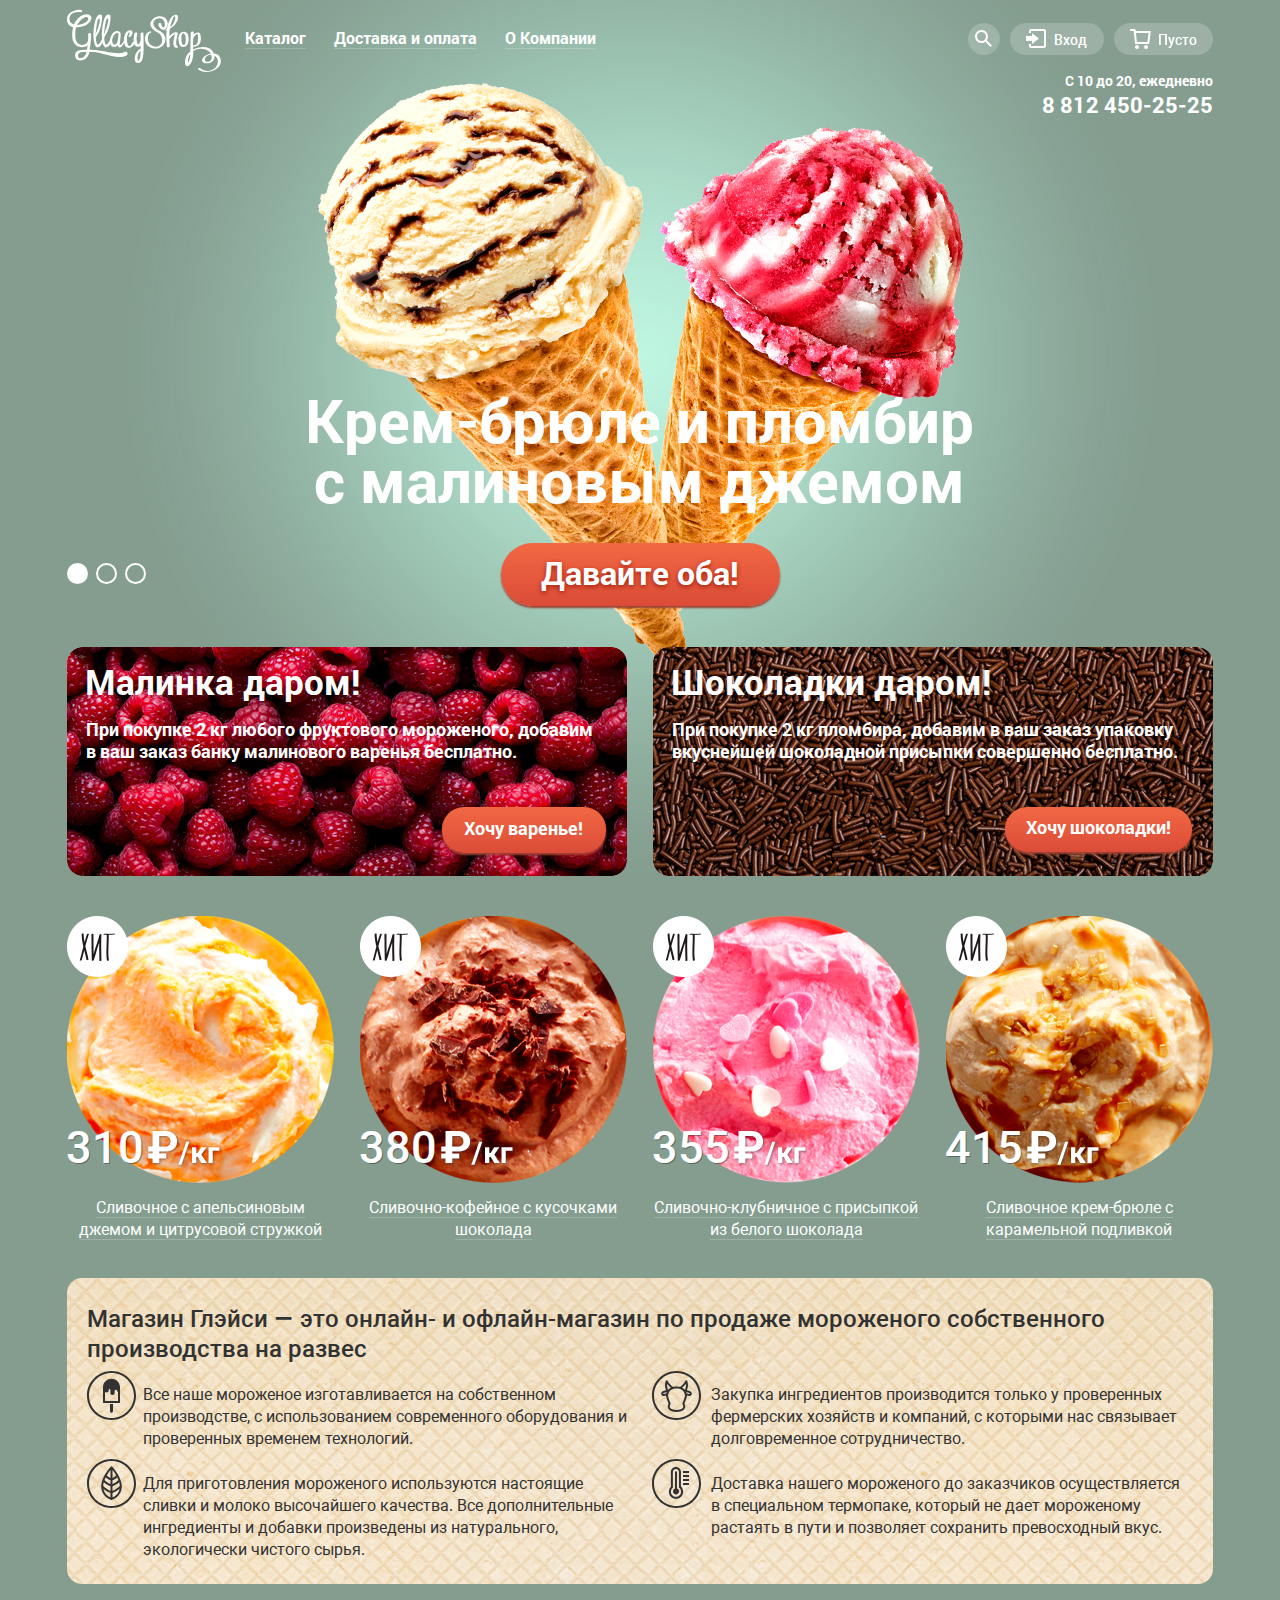
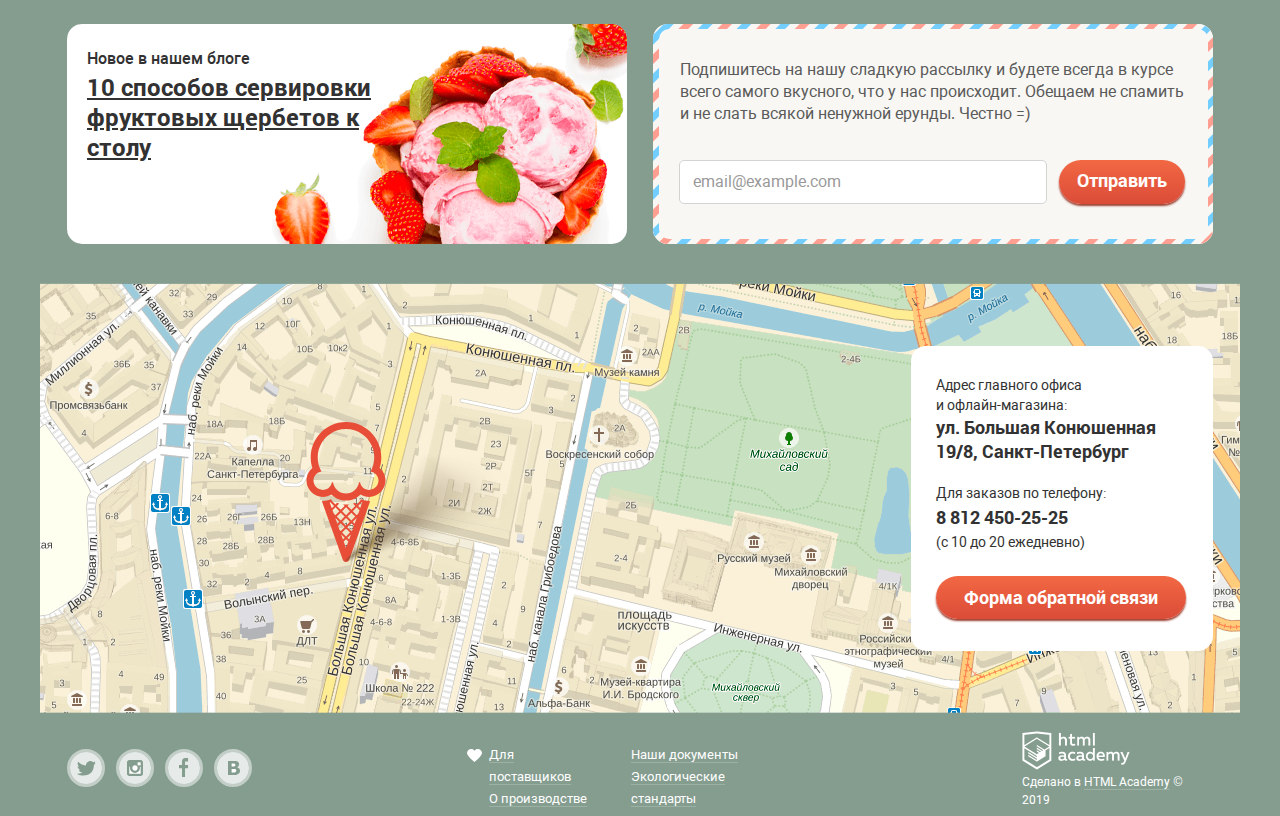
<file: index.html>
<!DOCTYPE html>
<html lang="ru">
    <head>
        <meta charset="utf-8">
        <meta name="viewport" content="width=device-width,initial-scale=1">
        <meta http-equiv="X-UA-Compatible" content="ie=edge">
        <title>Интернет-магазин мороженого Gllacy shop</title>
        <link rel="stylesheet" href="css/normalize.css">
        <link rel="stylesheet" href="css/reset.css">
        <link rel="stylesheet" href="css/prefixed.css">
    </head>

    <body>
      <header class="page-header">
        <div class="page-header__wrapper">
          <img src="img/svg/Logo.svg" alt="Логотип магазина Gllacy" width="154" height="64">
          <nav class="navigation">
            <ul class="navigation__site-block">
              <li class="navigation__item">
                <a class="navigation__item--link" href="catalog.html">Каталог</a>
                <ul class="navigation__item--inner-list">
                  <li class="navigation__item--inner-list-item">
                    <a class="navigation__item--inner-list-link" href="#">Новинки</a>
                  </li>
                  <li class="navigation__item--inner-list-item">
                    <a class="navigation__item--inner-list-link" href="#">Сливочное</a>
                  </li>
                  <li class="navigation__item--inner-list-item">
                    <a class="navigation__item--inner-list-link" href="#">Щербеты</a>
                  </li>
                  <li class="navigation__item--inner-list-item">
                    <a class="navigation__item--inner-list-link" href="#">Фруктовый лед</a>
                  </li>
                  <li class="navigation__item--inner-list-item">
                    <a class="navigation__item--inner-list-link" href="#">Мелорин</a>
                  </li>
                </ul>
              </li>
              <li class="navigation__item">
                <a class="navigation__item--link" href="#">Доставка и оплата</a>
              </li>
              <li class="navigation__item">
                <a class="navigation__item--link" href="#">О Компании</a>
              </li>
            </ul>
            <ul class="navigation__user-block">
              <li class="navigation__item" aria-label="Кнопка поиска">
                <svg version="1.1" xmlns="http://www.w3.org/2000/svg" xmlns:xlink="http://www.w3.org/1999/xlink" x="0px" y="0px" width="17px"
                height="17px" viewbox="0 0 17 17" enable-background="new 0 0 17 17" xml:space="preserve">
                  <path fill="#FFFFFF" d="M16.958,15.527L11.75,10.32C12.533,9.247,13,7.93,13,6.5C13,2.91,10.09,0,6.5,0S0,2.91,0,6.5 S2.91,13,6.5,13c1.438,0,2.763-0.473,3.839-1.263l5.205,5.204L16.958,15.527z M6.5,11C4.019,11,2,8.981,2,6.5S4.019,2,6.5,2 S11,4.019,11,6.5S8.981,11,6.5,11z"/>
                </svg>
                <form class="navigation__item--search-form" action="#" method="post">
                  <input class="navigation__item--search-input text-form" type="search" name="search" id="search" placeholder="Крем-брюле" required>
                </form>
              </li>
              <li class="navigation__item" aria-label="Кнопка вход">
                <ul class="navigation__item__list">
                  <li>
                    <svg version="1.1" xmlns="http://www.w3.org/2000/svg" xmlns:xlink="http://www.w3.org/1999/xlink" x="0px" y="0px"
                    width="21px" height="19px" viewbox="0 0 21 19" enable-background="new 0 0 21 19" xml:space="preserve">
                      <g>
                        <polygon fill="#FFFFFF" points="6,14.875 12.917,9.5 6,4.125 6,7.042 -0.042,7.042 -0.042,11.959 6,11.959 	"/>
                        <path fill="#FFFFFF" d="M18,0H5C3.9,0,3,0.9,3,2v2h2V2h13v15H5v-2H3v2c0,1.1,0.9,2,2,2h13c1.1,0,2-0.9,2-2V2C20,0.9,19.1,0,18,0z"/>
                      </g>
                    </svg>
                  </li>
                  <li>Вход</li>
                </ul>
                <form class="navigation__item--enter-form" action="#" method="post">
                  <input class="enter-form__input text-form" type="email" name="email-enter" id="email-enter" placeholder="email@example.com" required>
                  <input class="enter-form__input text-form" type="password" name="password" id="password" placeholder="••••••••" required>
                  <div class="enter-form__row">
                    <button class="enter-form__submit-button button" type="submit">Войти</button>
                    <div class="enter-form__links-block">
                      <a class="enter-form__links-block--link" href="#">Забыли пароль?</a>
                      <a class="enter-form__links-block--link" href="#">Новая регистрация</a>
                    </div>
                  </div>
                </form>
              </li>
              <li class="navigation__item" aria-label="Корзина">
                <ul class="navigation__item__list">
                  <li class="basket-icon">
                    <svg version="1.1" id="Layer_1" xmlns="http://www.w3.org/2000/svg" xmlns:xlink="http://www.w3.org/1999/xlink" x="0px" y="0px"
                    width="21px" height="20px" viewbox="0 0 21 20" enable-background="new 0 0 21 20" xml:space="preserve">
                    <g>
                      <path fill="#FFFFFF" d="M5.657,2.031L5.422,0H0v2h3.64l1.5,13h13.988l1.699-12.969H5.657z M17.372,13H6.922L5.888,4.031h12.66 L17.372,13z"/>
                      <circle fill="#FFFFFF" cx="6.984" cy="18" r="2"/>
                      <circle fill="#FFFFFF" cx="15.984" cy="18" r="2"/>
                    </g>
                    </svg>
                  </li>
                  <li>Пусто</li>
                </ul>
              </li>
            </ul>
          </nav>
        </div>
        <div class="page-header__work-shedule">
          <p class="work-shedule__time">С 10 до 20, ежедневно</p>
          <a class="work-shedule__phone-number" href="tel: 88124502525">8 812 450-25-25</a>
        </div>
      </header>

      <main class="inner-html">
        <section class="slider">
          <h1 class="visually-hidden">Промо-блок товаров магазина</h1>
          <ul class="slider__list">
            <li class="slider__item--first slider__item slider-show">
              <h2 class="slider__item--header">Крем-брюле и пломбир с малиновым джемом</h2>
              <img class="first-slide-image" src="img/slider-image-1.png" alt="Мороженое крем-брюле и пломбир с малиновым джемом" width="1045" height="881">
              <button class="button slider-button" type="button">Давайте оба!</button>
            </li>
            <li class="slider__item--second slider__item">
              <h2 class="slider__item--header">Шоколадный пломбир и лимонный сорбет</h2>
              <img class="second-slide-image" src="img/slider-image-2.png" alt="Мороженое шоколадный пломбир и лимонный сорбет" width="1065" height="859">
              <button class="button slider-button" type="button">Давайте оба!</button>
            </li>
            <li class="slider__item--third slider__item">
              <h2 class="slider__item--header">Пломбир с помадкой<br> и клубничный щербет</h2>
              <img class="third-slide-image" src="img/slider-image-3.png" alt="Мороженое пломбир с помадкой и клубничный щербет" width="1079" height="854">
              <button class="button slider-button" type="button">Давайте оба!</button>
            </li>
          </ul>
          <ul class="slider-navigation">
            <li class="slider-navigation__item active-slider-navigation-item" aria-label="Первый слайд" id="firstSliderButton"></li>
            <li class="slider-navigation__item" aria-label="Второй слайд" id="secondSliderButton"></li>
            <li class="slider-navigation__item" aria-label="Третий слайд" id="thirdSliderButton"></li>
          </ul>
        </section>

        <section class="promotion">
          <h1 class="visually-hidden">Специальные акции магазина</h1>
          <div class="promotion__first-block">
            <h2 class="promotion__header">Малинка даром!</h2>
            <p class="promotion__text">При покупке 2 кг любого фруктового мороженого, добавим<br> в ваш заказ банку малинового варенья бесплатно.</p>
            <button class="button promotion__button" type="button">Хочу варенье!</button>
          </div>
          <div class="promotion__second-block">
            <h2 class="promotion__header">Шоколадки даром!</h2>
            <p class="promotion__text">При покупке 2 кг пломбира, добавим в ваш заказ упаковку вкуснейшей шоколадной присыпки совершенно бесплатно.</p>
            <button class="button promotion__button promotion__button--second" type="button">Хочу шоколадки!</button>
          </div>
        </section>

        <section class="best-goods">
          <h1 class="visually-hidden">Хит-товары магазина</h1>
          <ul class="best-goods__list">
            <li class="best-goods__item">
              <img class="best-goods__image" src="img/product-1.png" alt="Сливочное с апельсиновым джемом и цитрусовой стружкой" width="267" height="267">
              <span class="best-goods__price" aria-label="цена в рублях за кг">310</span>
              <a class="best-goods__description" href="#">Сливочное с апельсиновым джемом и цитрусовой стружкой</a>
              <button class="button best-goods__button" type="button">Быстрый просмотр</button>
            </li>
            <li class="best-goods__item">
              <img class="best-goods__image" src="img/product-2.png" alt="Сливочно-кофейное с кусочками шоколада" width="267" height="267">
              <span class="best-goods__price" aria-label="цена в рублях за кг">380</span>
              <a class="best-goods__description" href="#">Сливочно-кофейное с кусочками шоколада</a>
              <button class="button best-goods__button" type="button">Быстрый просмотр</button>  
            </li>
            <li class="best-goods__item">
              <img class="best-goods__image" src="img/product-3.png" alt="Сливочно-клубничное с присыпкой из белого шоколада" width="267" height="267">
              <span class="best-goods__price" aria-label="цена в рублях за кг">355</span>
              <a class="best-goods__description" href="#">Сливочно-клубничное с присыпкой из белого шоколада</a>
              <button class="button best-goods__button" type="button">Быстрый просмотр</button>
            </li>
            <li class="best-goods__item">
              <img class="best-goods__image" src="img/product-4.png" alt="Сливочное крем-брюле с карамельной подливкой" width="267" height="267">
              <span class="best-goods__price" aria-label="цена в рублях за кг">415</span>
              <a class="best-goods__description" href="#">Сливочное крем-брюле с карамельной подливкой</a>
              <button class="button best-goods__button" type="button">Быстрый просмотр</button>
            </li>
          </ul>
        </section>

        <section class="features">
          <h2 class="features__header">Магазин Глэйси <span>—</span> это онлайн- и офлайн-магазин по продаже мороженого собственного производства на развес</h2>
          <div class="features__wrapper">
            <div class="features__column--left">
              <p class="features__item-first features__item--text">Все наше мороженое изготавливается на собственном производстве, с использованием современного оборудования и проверенных временем технологий.</p>
              <p class="features__item-second features__item--text">Для приготовления мороженого используются настоящие сливки и молоко высочайшего качества. Все дополнительные ингредиенты и добавки произведены из натурального, экологически чистого сырья.</p>
            </div>
            <div class="features__column--right">
              <p class="features__item-third features__item--text">Закупка ингредиентов производится только у проверенных фермерских хозяйств и компаний, с которыми нас связывает долговременное сотрудничество.</p>
              <p class="features__item-fourth features__item--text">Доставка нашего мороженого до заказчиков осуществляется в специальном термопаке, который не дает мороженому растаять в пути и позволяет сохранить превосходный вкус.</p>
            </div>
          </div>
        </section>

        <section class="news">
          <h1 class="visually-hidden">Новости</h1>
          <div class="news-block">
            <h2 class="news-block__header">Новое в нашем блоге</h2>
            <a class="news-block__link" href="#">10 способов сервировки фруктовых щербетов к столу</a>
          </div>
          <div class="news__mailing-block">
            <div class="news__mailing-block--wrapper">
              <p class="mailing-block__text">Подпишитесь на нашу сладкую рассылку и будете всегда в курсе всего самого вкусного, что у нас происходит. Обещаем не спамить и не слать всякой ненужной ерунды. Честно =)</p>
              <form class="mailing-block__form" action="#" method="post">
                <input class="mailing-block__email-input text-form" type="email" name="email" id="email" placeholder="email@example.com" required>
                <input class="button mailing-block__button" type="submit" value="Отправить">
              </form>
            </div>
          </div>
        </section>
      </main>
        <section class="map">
          <h1 class="visually-hidden">Карта с указанием местоположения магазина и главного офиса</h1>
        </section>
        <div class="map__information-block">
          <p class="information-block__top-text">Адрес главного офиса<br> и офлайн-магазина:</p>
          <p class="information-block__address">ул. Большая Конюшенная 19/8, Санкт-Петербург</p>
          <p class="information-block__phone-text">Для заказов по телефону:</p>
          <a class="information-block__phone-number" href="tel: 88124502525">8 812 450-25-25</a>
          <p class="infromation-block__work-shedule">(с 10 до 20 ежедневно)</p>
          <button class="button information-block__button" type="button">Форма обратной связи</button>
        </div>
        <iframe class="map_live" src="https://www.google.com/maps/embed?pb=!1m18!1m12!1m3!1d2826.4414408293956!2d30.3193699794437!3d59.938847193123664!2m3!1f0!2f0!3f0!3m2!1i1024!2i768!4f13.1!3m3!1m2!1s0x4696310fca145cc1%3A0x42b32648d8238007!2z0JHQvtC70YzRiNCw0Y8g0JrQvtC90Y7RiNC10L3QvdCw0Y8g0YPQuy4sIDE5LzgsINCh0LDQvdC60YIt0J_QtdGC0LXRgNCx0YPRgNCzLCAxOTExODY!5e0!3m2!1sru!2sru!4v1570003139445!5m2!1sru!2sru" 
        height="430" frameborder="0" allowfullscreen="">
        </iframe>
      <footer class="page-footer">
        <ul class="social-buttons">
          <li class="social-buttons__item">
            <a class="social-buttons__link" href="#">
              <svg version="1.1" xmlns="http://www.w3.org/2000/svg" xmlns:xlink="http://www.w3.org/1999/xlink" x="0px" y="0px" width="32px"
              height="32px" viewbox="0 0 32 32" enable-background="new 0 0 32 32" xml:space="preserve">
                <g>
                  <path fill="rgba(255, 255, 255, 0.8)" d="M16,0C7.164,0,0,7.164,0,16c0,8.837,7.164,16,16,16c8.837,0,16-7.163,16-16C32,7.164,24.837,0,16,0z M23.944,12.809c-0.251,6.516-3.463,10.832-10.992,10.702c-0.14,0-0.205,0-0.233,0c-0.015,0-0.021,0-0.021,0 c-0.029,0-0.094,0-0.232,0c-0.447,0-4.543-0.443-5.344-1.823c2.479,0.19,4.247-0.406,5.12-1.136 c-1.048-0.289-2.923-0.461-3.251-2.848c0.384,0.104,0.618,0.221,1.299,0.113c-1.307-0.824-2.758-1.519-2.679-3.643 c0.311,0.317,1.164,0.518,1.46,0.457c-0.768-0.233-2.149-3.244-0.974-4.781c1.984,1.79,4.075,3.482,7.804,3.643 c0.227-2.214,1.24-3.699,3.168-4.325c1.84-0.479,3.255,0.26,3.901,1.138c0.737-0.224,1.453-0.466,2.193-0.685 c-0.004,0.833-0.569,1.463-0.935,1.709c0.747,0.165,1.423-0.475,1.423-0.475C25.467,11.818,24.557,12.58,23.944,12.809z"/>
                </g>
              </svg>
            </a>
          </li>
          <li class="social-buttons__item">
            <a class="social-buttons__link" href="#">
              <svg version="1.1" xmlns="http://www.w3.org/2000/svg" xmlns:xlink="http://www.w3.org/1999/xlink" x="0px" y="0px"
              width="32px" height="32px" viewbox="0 0 32 32" enable-background="new 0 0 32 32" xml:space="preserve" fill="rgba(255, 255, 255, 0.8)">
                <g>
                  <path fill="#FFFFFF" d="M20.916,16c0,2.728-2.211,4.938-4.938,4.938S11.039,18.728,11.039,16c0-0.394,0.051-0.773,0.138-1.14 h-0.897v6.838h11.396V14.86h-0.897C20.865,15.227,20.916,15.606,20.916,16z"/>
                  <path fill="#FFFFFF" d="M15.978,18.659c1.466,0,2.659-1.193,2.659-2.659s-1.193-2.659-2.659-2.659 c-1.466,0-2.659,1.193-2.659,2.659S14.511,18.659,15.978,18.659z"/>
                  <rect x="18.637" y="10.302" fill="#FFFFFF" width="3.039" height="3.039"/>
                  <path fill="rgba(255, 255, 255, 0.8)" d="M16,0C7.164,0,0,7.164,0,16c0,8.837,7.164,16,16,16c8.837,0,16-7.163,16-16C32,7.164,24.837,0,16,0z M23.955,21.698c0,1.254-1.025,2.279-2.279,2.279H10.279C9.026,23.978,8,22.952,8,21.698V10.302c0-1.253,1.026-2.279,2.279-2.279 h11.396c1.254,0,2.279,1.026,2.279,2.279V21.698z"/>
                </g>
              </svg>
            </a>
          </li>
          <li class="social-buttons__item">
            <a class="social-buttons__link" href="#">
              <svg version="1.1" xmlns="http://www.w3.org/2000/svg" xmlns:xlink="http://www.w3.org/1999/xlink" x="0px" y="0px"
              width="32px" height="32px" viewbox="0 0 32 32" enable-background="new 0 0 32 32" xml:space="preserve">
                <path fill="rgba(255, 255, 255, 0.8)" d="M16,0C7.164,0,0,7.163,0,16s7.164,16,16,16c8.837,0,16-7.164,16-16S24.837,0,16,0z M20.062,9.455h-3.021 v3.444h3.021v3.445h-3.021v8.61h-3.021v-8.61H11v-3.445h3.021V9.455c0-1.902,1.353-3.445,3.021-3.445h3.021V9.455z"/>
              </svg>
            </a>
          </li>
          <li class="social-buttons__item">
            <a class="social-buttons__link" href="#">
              <svg version="1.1" xmlns="http://www.w3.org/2000/svg" xmlns:xlink="http://www.w3.org/1999/xlink" x="0px" y="0px"
              width="32px" height="32px" viewbox="0 0 32 32" enable-background="new 0 0 32 32" xml:space="preserve">
                <g>
                  <path fill="#FFFFFF" d="M16.637,14.495c0.402-0.019,0.719-0.082,0.951-0.188c0.326-0.145,0.54-0.33,0.641-0.559 c0.101-0.229,0.15-0.496,0.15-0.797c0-0.232-0.058-0.465-0.174-0.697c-0.116-0.232-0.322-0.405-0.617-0.517 c-0.264-0.1-0.592-0.155-0.984-0.165c-0.392-0.009-0.943-0.014-1.652-0.014h-0.339v2.965h0.565 C15.749,14.523,16.235,14.514,16.637,14.495z"/>
                  <path fill="#FFFFFF" d="M18.118,17.084c-0.282-0.081-0.672-0.125-1.166-0.132c-0.494-0.006-1.012-0.009-1.55-0.009h-0.79v3.493 h0.264c1.014,0,1.74-0.003,2.18-0.009c0.438-0.007,0.843-0.088,1.212-0.245c0.377-0.157,0.633-0.364,0.774-0.625 s0.214-0.562,0.214-0.9c0-0.446-0.088-0.788-0.261-1.03C18.825,17.386,18.531,17.204,18.118,17.084z"/>
                  <path fill="rgba(255, 255, 255, 0.8)" d="M16,0C7.164,0,0,7.164,0,16c0,8.837,7.164,16,16,16c8.837,0,16-7.163,16-16C32,7.164,24.837,0,16,0z M22.602,20.531c-0.273,0.533-0.646,0.976-1.124,1.327c-0.552,0.415-1.161,0.71-1.823,0.886s-1.501,0.264-2.519,0.264h-6.121V8.987 h5.443c1.13,0,1.957,0.038,2.48,0.113c0.524,0.076,1.045,0.242,1.561,0.5c0.533,0.27,0.929,0.632,1.189,1.087 c0.26,0.455,0.392,0.975,0.392,1.558c0,0.678-0.179,1.278-0.536,1.795c-0.358,0.518-0.863,0.92-1.517,1.208v0.075 c0.917,0.182,1.642,0.559,2.179,1.13c0.537,0.571,0.807,1.325,0.807,2.261C23.013,19.392,22.875,19.997,22.602,20.531z"/>
                </g>
              </svg>
            </a>
          </li>
        </ul>

        <ul class="links-block">
          <li class="links-block__item">
            <ul>
              <li>
                <a class="links-block__link links-block__heart" href="#">Для поставщиков</a>
              </li>
              <li>
                <a class="links-block__link" href="#">О производстве</a>
              </li> 
            </ul>
          </li>
          <li class="links-block__item">
            <ul>
              <li>
                <a class="links-block__link" href="#">Наши документы</a>
              </li>
              <li>
                <a class="links-block__link" href="#">Экологические стандарты</a>
              </li>
            </ul>
          </li>
        </ul>

        <div class="producer-block">
          <a class="producer-block__logo" href="https://htmlacademy.ru">
            <img src="img/logo-htmlacademy-small.png" alt="Логотип htmlacademy" width="108" height="39">
          </a>
          <p class="producer-block__text">Сделано в <a class="producer-block__link" href="https://htmlacademy.ru">HTML Academy</a> © 2019</p>
        </div>
      </footer>

      <section class="modal-window">
        <div class="modal-window__overlay"></div>
        <form class="modal-window__container" action="#" method="POST">
          <fieldset class="modal-window__form">
            <legend class="modal-window__form--legend">Мы обязательно вам ответим!</legend>
            <input class="modal-window__form--input name-input text-form" type="text" name="modal-name" id="modal-name" placeholder="Имя Фамилия" required>
            <input class="modal-window__form--input email-input text-form" type="email" name="modal-email" id="modal-email" placeholder="email@example.com" required>
            <textarea class="modal-window__form--message  text-form" type="text" name="modal-message" id="modal-message" placeholder="В свободной форме" required></textarea>
            <button class="modal-window__form--submit-button button" type="submit">Отправить</button>
          </fieldset>
          <img class="modal-window__cross-icon" width="18" height="17" src="img/svg/cross-icon.svg" alt="Кнопка закрытия окна">
        </form>
      </section>
      <script src="js/script.js"></script>
    </body>
</html>
</file>
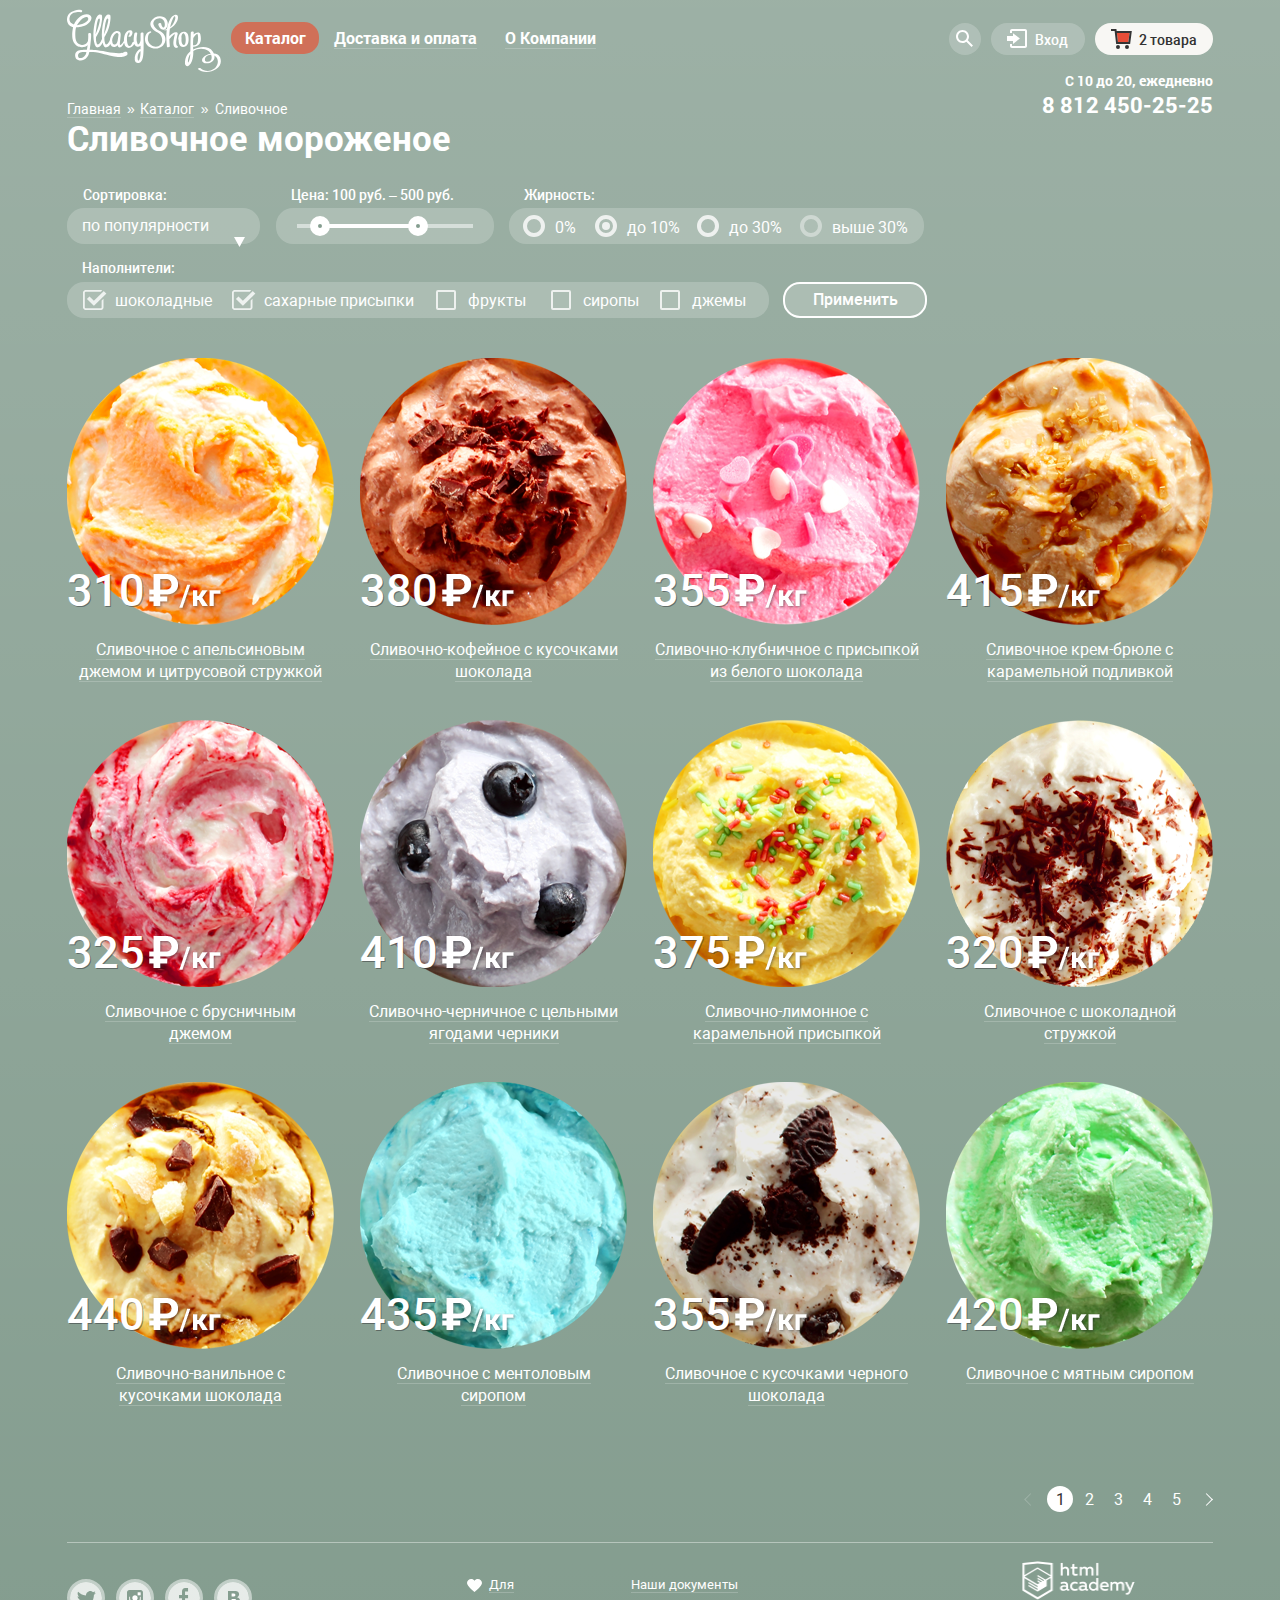
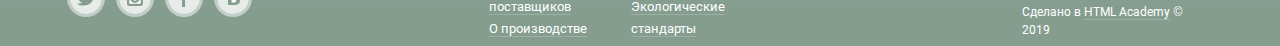
<file: catalog.html>
<!DOCTYPE html>
<html lang="ru">
  <head>
    <meta charset="utf-8">
    <meta name="viewport" content="width=device-width,initial-scale=1">
    <meta http-equiv="X-UA-Compatible" content="ie=edge">
    <title>Интернет-магазин мороженого Gllacy shop</title>
    <link rel="stylesheet" href="css/normalize.css">
    <link rel="stylesheet" href="css/reset.css">
    <link rel="stylesheet" href="css/prefixed.css">
  </head>

  <body class="catalog-page">
    <header class="page-header">
      <div class="page-header__wrapper">
        <a class="page-header__logo" href="index.html">
          <img src="img/svg/Logo.svg" alt="Логотип магазина Gllacy" width="154" height="64">
        </a>
        <nav class="navigation">
          <ul class="navigation__site-block">
            <li class="navigation__item active-page">
              <a class="navigation__item--link" href="#">Каталог</a>
              <ul class="navigation__item--inner-list" style="opacity: 0;">
                <li class="navigation__item--inner-list-item">
                  <a class="navigation__item--inner-list-link" href="#">Новинки</a>
                </li>
                <li class="navigation__item--inner-list-item active-page">
                  <a class="navigation__item--inner-list-link" href="#">Сливочное</a>
                </li>
                <li class="navigation__item--inner-list-item">
                  <a class="navigation__item--inner-list-link" href="#">Щербеты</a>
                </li>
                <li class="navigation__item--inner-list-item">
                  <a class="navigation__item--inner-list-link" href="#">Фруктовый лед</a>
                </li>
                <li class="navigation__item--inner-list-item">
                  <a class="navigation__item--inner-list-link" href="#">Мелорин</a>
                </li>
              </ul>
            </li>
            <li class="navigation__item">
              <a class="navigation__item--link" href="#">Доставка и оплата</a>
            </li>
            <li class="navigation__item">
              <a class="navigation__item--link" href="#">О Компании</a>
            </li>
          </ul>
          <ul class="navigation__user-block">
            <li class="navigation__item" aria-label="Кнопка поиска">
              <svg version="1.1" xmlns="http://www.w3.org/2000/svg" xmlns:xlink="http://www.w3.org/1999/xlink" x="0px" y="0px" width="17px"
              height="17px" viewbox="0 0 17 17" enable-background="new 0 0 17 17" xml:space="preserve">
                <path fill="#FFFFFF" d="M16.958,15.527L11.75,10.32C12.533,9.247,13,7.93,13,6.5C13,2.91,10.09,0,6.5,0S0,2.91,0,6.5 S2.91,13,6.5,13c1.438,0,2.763-0.473,3.839-1.263l5.205,5.204L16.958,15.527z M6.5,11C4.019,11,2,8.981,2,6.5S4.019,2,6.5,2 S11,4.019,11,6.5S8.981,11,6.5,11z"/>
              </svg>
              <form class="navigation__item--search-form" action="#" method="post" style="opacity: 0;">
                <input class="navigation__item--search-input text-form" type="search" name="search" id="search" placeholder="Крем-брюле" required>
              </form>
            </li>
            <li class="navigation__item" aria-label="Кнопка вход">
              <ul class="navigation__item__list">
                <li>
                  <svg version="1.1" xmlns="http://www.w3.org/2000/svg" xmlns:xlink="http://www.w3.org/1999/xlink" x="0px" y="0px"
                  width="21px" height="19px" viewbox="0 0 21 19" enable-background="new 0 0 21 19" xml:space="preserve">
                    <g>
                      <polygon fill="#FFFFFF" points="6,14.875 12.917,9.5 6,4.125 6,7.042 -0.042,7.042 -0.042,11.959 6,11.959 	"/>
                      <path fill="#FFFFFF" d="M18,0H5C3.9,0,3,0.9,3,2v2h2V2h13v15H5v-2H3v2c0,1.1,0.9,2,2,2h13c1.1,0,2-0.9,2-2V2C20,0.9,19.1,0,18,0z"/>
                    </g>
                  </svg>
                </li>
                <li>Вход</li>
              </ul>
              <form class="navigation__item--enter-form" action="#" method="post" style="opacity: 0;">
                <input class="enter-form__input text-form" type="email" name="email-enter" id="email-enter" placeholder="email@example.com" required>
                <input class="enter-form__input text-form" type="password" name="password" id="password" placeholder="••••••••" required>
                <div class="enter-form__row">
                  <button class="enter-form__submit-button button" type="submit">Войти</button>
                  <div class="enter-form__links-block">
                    <a class="enter-form__links-block--link" href="#">Забыли пароль?</a>
                    <a class="enter-form__links-block--link" href="#">Новая регистрация</a>
                  </div>
                </div>
              </form>
            </li>
            <li class="basket-full" aria-label="Корзина">
              <ul class="navigation__item__list">
                <li class="basket-icon">
                  <svg version="1.1" id="Layer_1" xmlns="http://www.w3.org/2000/svg" xmlns:xlink="http://www.w3.org/1999/xlink" x="0px" y="0px"
                  width="21px" height="20px" viewbox="0 0 21 20" enable-background="new 0 0 21 20" xml:space="preserve">
                    <polygon fill="#E84D37" points="5.888,4.031 6.922,13 17.372,13 18.548,4.031 "/>
                    <circle fill="#343434" cx="6.984" cy="18" r="2"/>
                    <circle fill="#343434" cx="15.984" cy="18" r="2"/>
                    <path fill="#343434" d="M5.657,2.031L5.422,0H0v2h3.64l1.5,13h13.988l1.699-12.969H5.657z M17.372,13H6.922L5.888,4.031h12.66 L17.372,13z"/>
                  </svg>
                </li>
                <li>2 товара</li>
              </ul>
              <div class="basket-full__goods-window" style="opacity: 0;">
                <ul class="goods-window__list">
                  <li class="goods-window__item">
                    <img class="goods-window__item--picture" src="img/basket-product-1.png" alt="уменьшенное изображение товара" width="33" height="33">
                    <p class="goods-window__item--name">Пломбир с апельсиновым джемом</p>
                    <p class="goods-window__item--information">1,5 кг × <span class="goods-window__item--information-price">200 руб.</span></p>
                    <p class="goods-window__item--price">300 руб.</p>
                  </li>
                  <li class="goods-window__item">
                    <img class="goods-window__item--picture" src="img/basket-product-2.png" alt="уменьшенное изображение товара" width="33" height="33">
                    <p class="goods-window__item--name">Клубничный пломбир с присыпкой из белого шоколада</p>
                    <p class="goods-window__item--information">1,5 кг × <span class="goods-window__item--information-price">300 руб.</span></p>
                    <p class="goods-window__item--price">450 руб.</p>
                  </li>
                </ul>
                <p class="goods-window--price">Итого: 750 руб.</p>
                <a class="goods-window--btn button" href="#">Оформить заказ</a>
              </div>
            </li>
          </ul>
        </nav>
      </div>
      <div class="page-header__work-shedule">
        <p class="work-shedule__time">С 10 до 20, ежедневно</p>
        <a class="work-shedule__phone-number" href="tel: 88124502525">8 812 450-25-25</a>
      </div>
    </header>

    <main class="inner-html">
      <section class="catalog">
      <div class="breadcrumbs">
        <a href="index.html" class="breadcrumbs__link">Главная</a>
        <span class="breadcrumbs__quotes">»</span>
        <a href="#" class="breadcrumbs__link">Каталог</a>
        <span class="breadcrumbs__quotes">»</span>
        <span class="breadcrumbs__text">Сливочное</span>
      </div>
      <h1 class="catalog__header">Сливочное мороженое</h1>
      <form class="filters" action="#" method="GET">
        <fieldset class="filters__sorting">
          <legend class="filters__title">Сортировка:</legend>
          <select class="sorting__select" name="sorting" id="sorting">
            <option value="top">по популярности</option>
            <option value="low-price">сначала недорогие</option>
            <option value="high-price">сначала дорогие</option>
            <option value="fat">по жирности</option>
          </select>
          <span class="sorting__icon"></span>
        </fieldset>
        <fieldset class="filters__price">
          <legend class="filters__title--price">Цена: 100 руб. – 500 руб.</legend>
          <div class="price__container">
            <div class="price__line">
              <div class="price__line--fat">
                <div class="price__toggle left-toggle"></div>
                <div class="price__toggle right-toggle"></div>
              </div>
            </div>
          </div>
        </fieldset>
        <fieldset class="filters__fat">
          <legend class="filters__title--fat">Жирность:</legend>
          <div class="fat__wrapper">
            <input class="fat__radio-btn" type="radio" name="fat-radio" id="zero-fat" value="0%">
            <label class="fat__radio-label" for="zero-fat">0%</label>
            
            <input class="fat__radio-btn" type="radio" name="fat-radio" id="ten-percent" value="below 10%" checked>
            <label class="fat__radio-label" for="ten-percent">до 10%</label>
            
            <input class="fat__radio-btn" type="radio" name="fat-radio" id="thirty-percent" value="below 30%">
            <label class="fat__radio-label" for="thirty-percent">до 30%</label>
            
            <input class="fat__radio-btn" type="radio" name="fat-radio" id="high-fat" value="over 30%" disabled>
            <label class="fat__radio-label" for="high-fat">выше 30%</label>
          </div>
        </fieldset>
        <fieldset class="filters__fillers">
          <legend class="filters__title--fillers">Наполнители:</legend>
          <div class="fillers__wrapper">
            <input class="fillers__checkbox" type="checkbox" name="chocolate" id="chocolate" value="chocolate" checked>
            <label class="fillers__checkbox-label" for="chocolate">шоколадные</label>

            <input class="fillers__checkbox" type="checkbox" name="sugar" id="sugar" value="sugar" checked>
            <label class="fillers__checkbox-label" for="sugar">сахарные присыпки</label>
            
            <input class="fillers__checkbox" type="checkbox" name="fruits" id="fruits" value="fruits">
            <label class="fillers__checkbox-label" for="fruits">фрукты</label>
            
            <input class="fillers__checkbox" type="checkbox" name="syrups" id="syrups" value="syrups">
            <label class="fillers__checkbox-label" for="syrups">сиропы</label>    
            
            <input class="fillers__checkbox" type="checkbox" name="jams" id="jams" value="jams">
            <label class="fillers__checkbox-label" for="jams">джемы</label>
          </div>
        </fieldset>
        <button class="filters__submit-btn" type="submit">Применить</button>
      </form>
      <div class="catalog__product-block">
        <div class="product-block__product-card">
          <img class="product-card__image" src="img/product-1.png" alt="Сливочное с апельсиновым джемом и цитрусовой стружкой" width="267" height="267">
          <span class="product-card__price">310</span>
          <a class="product-card__link" href="#">Сливочное с апельсиновым джемом и цитрусовой стружкой</a>
          <button class="product-card__btn button" type="button">Быстрый просмотр</button>
        </div>
        <div class="product-block__product-card">
          <img class="product-card__image" src="img/product-2.png" alt="Сливочно-кофейное с кусочками шоколада" width="267" height="267">
          <span class="product-card__price">380</span>
          <a class="product-card__link" href="#">Сливочно-кофейное с кусочками шоколада</a>
          <button class="product-card__btn button" type="button">Быстрый просмотр</button>
        </div>
        <div class="product-block__product-card">
          <img class="product-card__image" src="img/product-3.png" alt="Сливочно-клубничное с присыпкой из белого шоколада" width="267" height="267">
          <span class="product-card__price">355</span>
          <a class="product-card__link" href="#">Сливочно-клубничное с присыпкой из белого шоколада</a>
          <button class="product-card__btn button" type="button">Быстрый просмотр</button>
        </div>
        <div class="product-block__product-card">
          <img class="product-card__image" src="img/product-4.png" alt="Сливочное крем-брюле с карамельной подливкой" width="267" height="267">
          <span class="product-card__price">415</span>
          <a class="product-card__link" href="#">Сливочное крем-брюле с карамельной подливкой</a>
          <button class="product-card__btn button" type="button">Быстрый просмотр</button>
        </div>
        <div class="product-block__product-card">
          <img class="product-card__image" src="img/product-5.png" alt="Сливочное с брусничным джемом" width="267" height="267">
          <span class="product-card__price">325</span>
          <a class="product-card__link" href="#">Сливочное с брусничным<br> джемом</a>
          <button class="product-card__btn button" type="button">Быстрый просмотр</button>
        </div>
        <div class="product-block__product-card">
          <img class="product-card__image" src="img/product-6.png" alt="Сливочно-черничное с цельными ягодами черники" width="267" height="267">
          <span class="product-card__price">410</span>
          <a class="product-card__link" href="#">Сливочно-черничное с цельными ягодами черники</a>
          <button class="product-card__btn button" type="button">Быстрый просмотр</button>
        </div>
        <div class="product-block__product-card">
          <img class="product-card__image" src="img/product-7.png" alt="Сливочно-лимонное с карамельной присыпкой" width="267" height="267">
          <span class="product-card__price">375</span>
          <a class="product-card__link" href="#">Сливочно-лимонное с карамельной присыпкой</a>
          <button class="product-card__btn button" type="button">Быстрый просмотр</button>
        </div>
        <div class="product-block__product-card">
          <img class="product-card__image" src="img/product-8.png" alt="Сливочное с шоколадной стружкой" width="267" height="267">
          <span class="product-card__price">320</span>
          <a class="product-card__link" href="#">Сливочное с шоколадной стружкой</a>
          <button class="product-card__btn button" type="button">Быстрый просмотр</button>
        </div>
        <div class="product-block__product-card">
          <img class="product-card__image" src="img/product-9.png" alt="Сливочно-ванильное с кусочками шоколада" width="267" height="267">
          <span class="product-card__price">440</span>
          <a class="product-card__link" href="#">Сливочно-ванильное с<br> кусочками шоколада</a>
          <button class="product-card__btn button" type="button">Быстрый просмотр</button>
        </div>
        <div class="product-block__product-card">
          <img class="product-card__image" src="img/product-10.png" alt="Сливочное с ментоловым сиропом" width="267" height="267">
          <span class="product-card__price">435</span>
          <a class="product-card__link" href="#">Сливочное с ментоловым<br> сиропом</a>
          <button class="product-card__btn button" type="button">Быстрый просмотр</button>
        </div>
        <div class="product-block__product-card">
          <img class="product-card__image" src="img/product-11.png" alt="Сливочное с кусочками черного шоколада" width="267" height="267">
          <span class="product-card__price">355</span>
          <a class="product-card__link" href="#">Сливочное с кусочками черного шоколада</a>
          <button class="product-card__btn button" type="button">Быстрый просмотр</button>
        </div>
        <div class="product-block__product-card">
          <img class="product-card__image" src="img/product-12.png" alt="Сливочное с мятным сиропом" width="267" height="267">
          <span class="product-card__price">420</span>
          <a class="product-card__link" href="#">Сливочное с мятным сиропом</a>
          <button class="product-card__btn button" type="button">Быстрый просмотр</button>
        </div>
      </div>
      <div class="catalog__pagination">
        <ul class="pagination__list">
          <li class="pagination__item pagination__item--active">1</li>
          <li class="pagination__item">2</li>
          <li class="pagination__item">3</li>
          <li class="pagination__item">4</li>
          <li class="pagination__item">5</li>
        </ul>
      </div>
      </section>
    </main>

    <footer class="page-footer">
      <ul class="social-buttons">
        <li class="social-buttons__item">
          <a class="social-buttons__link" href="#">
            <svg version="1.1" xmlns="http://www.w3.org/2000/svg" xmlns:xlink="http://www.w3.org/1999/xlink" x="0px" y="0px" width="32px"
            height="32px" viewbox="0 0 32 32" enable-background="new 0 0 32 32" xml:space="preserve">
              <g>
                <path fill="rgba(255, 255, 255, 0.8)" d="M16,0C7.164,0,0,7.164,0,16c0,8.837,7.164,16,16,16c8.837,0,16-7.163,16-16C32,7.164,24.837,0,16,0z M23.944,12.809c-0.251,6.516-3.463,10.832-10.992,10.702c-0.14,0-0.205,0-0.233,0c-0.015,0-0.021,0-0.021,0 c-0.029,0-0.094,0-0.232,0c-0.447,0-4.543-0.443-5.344-1.823c2.479,0.19,4.247-0.406,5.12-1.136 c-1.048-0.289-2.923-0.461-3.251-2.848c0.384,0.104,0.618,0.221,1.299,0.113c-1.307-0.824-2.758-1.519-2.679-3.643 c0.311,0.317,1.164,0.518,1.46,0.457c-0.768-0.233-2.149-3.244-0.974-4.781c1.984,1.79,4.075,3.482,7.804,3.643 c0.227-2.214,1.24-3.699,3.168-4.325c1.84-0.479,3.255,0.26,3.901,1.138c0.737-0.224,1.453-0.466,2.193-0.685 c-0.004,0.833-0.569,1.463-0.935,1.709c0.747,0.165,1.423-0.475,1.423-0.475C25.467,11.818,24.557,12.58,23.944,12.809z"/>
              </g>
            </svg>
          </a>
        </li>
        <li class="social-buttons__item">
          <a class="social-buttons__link" href="#">
            <svg version="1.1" xmlns="http://www.w3.org/2000/svg" xmlns:xlink="http://www.w3.org/1999/xlink" x="0px" y="0px"
            width="32px" height="32px" viewbox="0 0 32 32" enable-background="new 0 0 32 32" xml:space="preserve" fill="rgba(255, 255, 255, 0.8)">
              <g>
                <path fill="#FFFFFF" d="M20.916,16c0,2.728-2.211,4.938-4.938,4.938S11.039,18.728,11.039,16c0-0.394,0.051-0.773,0.138-1.14 h-0.897v6.838h11.396V14.86h-0.897C20.865,15.227,20.916,15.606,20.916,16z"/>
                <path fill="#FFFFFF" d="M15.978,18.659c1.466,0,2.659-1.193,2.659-2.659s-1.193-2.659-2.659-2.659 c-1.466,0-2.659,1.193-2.659,2.659S14.511,18.659,15.978,18.659z"/>
                <rect x="18.637" y="10.302" fill="#FFFFFF" width="3.039" height="3.039"/>
                <path fill="rgba(255, 255, 255, 0.8)" d="M16,0C7.164,0,0,7.164,0,16c0,8.837,7.164,16,16,16c8.837,0,16-7.163,16-16C32,7.164,24.837,0,16,0z M23.955,21.698c0,1.254-1.025,2.279-2.279,2.279H10.279C9.026,23.978,8,22.952,8,21.698V10.302c0-1.253,1.026-2.279,2.279-2.279 h11.396c1.254,0,2.279,1.026,2.279,2.279V21.698z"/>
              </g>
            </svg>
          </a>
        </li>
        <li class="social-buttons__item">
          <a class="social-buttons__link" href="#">
            <svg version="1.1" xmlns="http://www.w3.org/2000/svg" xmlns:xlink="http://www.w3.org/1999/xlink" x="0px" y="0px"
            width="32px" height="32px" viewbox="0 0 32 32" enable-background="new 0 0 32 32" xml:space="preserve">
              <path fill="rgba(255, 255, 255, 0.8)" d="M16,0C7.164,0,0,7.163,0,16s7.164,16,16,16c8.837,0,16-7.164,16-16S24.837,0,16,0z M20.062,9.455h-3.021 v3.444h3.021v3.445h-3.021v8.61h-3.021v-8.61H11v-3.445h3.021V9.455c0-1.902,1.353-3.445,3.021-3.445h3.021V9.455z"/>
            </svg>
          </a>
        </li>
        <li class="social-buttons__item">
          <a class="social-buttons__link" href="#">
            <svg version="1.1" xmlns="http://www.w3.org/2000/svg" xmlns:xlink="http://www.w3.org/1999/xlink" x="0px" y="0px"
            width="32px" height="32px" viewbox="0 0 32 32" enable-background="new 0 0 32 32" xml:space="preserve">
              <g>
                <path fill="#FFFFFF" d="M16.637,14.495c0.402-0.019,0.719-0.082,0.951-0.188c0.326-0.145,0.54-0.33,0.641-0.559 c0.101-0.229,0.15-0.496,0.15-0.797c0-0.232-0.058-0.465-0.174-0.697c-0.116-0.232-0.322-0.405-0.617-0.517 c-0.264-0.1-0.592-0.155-0.984-0.165c-0.392-0.009-0.943-0.014-1.652-0.014h-0.339v2.965h0.565 C15.749,14.523,16.235,14.514,16.637,14.495z"/>
                <path fill="#FFFFFF" d="M18.118,17.084c-0.282-0.081-0.672-0.125-1.166-0.132c-0.494-0.006-1.012-0.009-1.55-0.009h-0.79v3.493 h0.264c1.014,0,1.74-0.003,2.18-0.009c0.438-0.007,0.843-0.088,1.212-0.245c0.377-0.157,0.633-0.364,0.774-0.625 s0.214-0.562,0.214-0.9c0-0.446-0.088-0.788-0.261-1.03C18.825,17.386,18.531,17.204,18.118,17.084z"/>
                <path fill="rgba(255, 255, 255, 0.8)" d="M16,0C7.164,0,0,7.164,0,16c0,8.837,7.164,16,16,16c8.837,0,16-7.163,16-16C32,7.164,24.837,0,16,0z M22.602,20.531c-0.273,0.533-0.646,0.976-1.124,1.327c-0.552,0.415-1.161,0.71-1.823,0.886s-1.501,0.264-2.519,0.264h-6.121V8.987 h5.443c1.13,0,1.957,0.038,2.48,0.113c0.524,0.076,1.045,0.242,1.561,0.5c0.533,0.27,0.929,0.632,1.189,1.087 c0.26,0.455,0.392,0.975,0.392,1.558c0,0.678-0.179,1.278-0.536,1.795c-0.358,0.518-0.863,0.92-1.517,1.208v0.075 c0.917,0.182,1.642,0.559,2.179,1.13c0.537,0.571,0.807,1.325,0.807,2.261C23.013,19.392,22.875,19.997,22.602,20.531z"/>
              </g>
            </svg>
          </a>
        </li>
      </ul>

      <ul class="links-block">
        <li class="links-block__item">
          <ul>
            <li>
              <a class="links-block__link links-block__heart" href="#">Для поставщиков</a>
            </li>
            <li>
              <a class="links-block__link" href="#">О производстве</a>
            </li> 
          </ul>
        </li>
        <li class="links-block__item">
          <ul>
            <li>
              <a class="links-block__link" href="#">Наши документы</a>
            </li>
            <li>
              <a class="links-block__link" href="#">Экологические стандарты</a>
            </li>
          </ul>
        </li>
      </ul>

      <div class="producer-block">
        <a class="producer-block__logo" href="https://htmlacademy.ru">
          <img src="img/logo-htmlacademy-small.png" alt="Логотип htmlacademy" width="113" height="39">
        </a>
        <p class="producer-block__text">Сделано в <a class="producer-block__link" href="https://htmlacademy.ru">HTML Academy</a> © 2019</p>
      </div>
    </footer>
  </body>
</html>
</file>
<file: css/prefixed.css>
@font-face {
  font-family: "Roboto";
  src: url("../fonts/roboto.woff") format("woff");
  src: url("../fonts/roboto.woff2") format("woff2");
  font-weight: 400;
  font-style: normal;
}

@font-face {
  font-family: "Roboto";
  src: url("../fonts/robotomedium.woff") format("woff");
  src: url("../fonts/robotomedium.woff2") format("woff2");
  font-weight: 500;
  font-style: normal;
}

@font-face {
  font-family: "Roboto";
  src: url("../fonts/robotobold.woff") format("woff");
  src: url("../fonts/robotobold.woff2") format("woff2");
  font-weight: 700;
  font-style: normal;
}

body {
  font-family: Roboto, Arial, sans-serif;
  font-size: 16px;
  line-height: 22px;
  color: #fff;
  background-color: #849d8f;
}

.visually-hidden {
  position: absolute;
  width: 1px;
  height: 1px;
  clip: rect(0, 0, 0, 0);
}

.page-header {
  margin: 0 auto;
  padding: 0 27px;
  width: 1146px;
  display: -webkit-box;
  display: -ms-flexbox;
  display: flex;
  -webkit-box-orient: vertical;
  -webkit-box-direction: normal;
      -ms-flex-direction: column;
          flex-direction: column;
  position: relative;
  z-index: 10;
}

.page-header__wrapper {
  margin: 9px 0 0 0;
  display: -webkit-box;
  display: -ms-flexbox;
  display: flex;
  -webkit-box-pack: start;
      -ms-flex-pack: start;
          justify-content: flex-start;
}

.page-header__logo {
  height: 64px;
}

.navigation {
  width: 992px;
  display: -webkit-box;
  display: -ms-flexbox;
  display: flex;
  -webkit-box-pack: justify;
      -ms-flex-pack: justify;
          justify-content: space-between;
}

.navigation__site-block {
  padding: 13px 0 19px 10px;
  width: 387px;
  display: -webkit-box;
  display: -ms-flexbox;
  display: flex;
  -webkit-box-pack: start;
      -ms-flex-pack: start;
          justify-content: flex-start;
}

.navigation__site-block .navigation__item {
  padding: 7px 13px 7px 14px;
  position: relative;
  line-height: 18px;
  font-weight: 700;
  border-radius: 15px;
}

.navigation__site-block .navigation__item:nth-child(1)::after {
  content: "";
  width: 88px;
  height: 5px;
  position: absolute;
  bottom: -5px;
  left: 0;
}

.navigation__site-block .navigation__item:nth-child(2),
.navigation__site-block .navigation__item:nth-child(3) {
  margin: 0 0 0 1px;
}

.navigation__item--link {
  border-bottom: 1px solid rgba(255, 255, 255, 0.2);
  -webkit-transition: all 0.3s;
  -o-transition: all 0.3s;
  transition: all 0.3s;
}

.navigation__site-block .navigation__item:hover {
  color: #323232;
  background: #f8f7f4;
}

.navigation__site-block .navigation__item:active {
  color: #323232;
  background: #f8f7f4;
  -webkit-box-shadow: 0 2px 2px #696969 inset;
          box-shadow: 0 2px 2px #696969 inset;
}

.navigation__item--inner-list {
  opacity: 0;
  width: 143px;
  height: 171px;
  position: absolute;
  top: 17px;
  left: -7px;
  font-size: 14px;
  line-height: 16px;
  font-weight: 400;
  color: #323232;
  border-radius: 5px;
  background: #f8f7f4;
  cursor: default;
  -webkit-box-sizing: border-box;
          box-sizing: border-box;
  -webkit-box-shadow: 0px 20px 20px rgba(0, 0, 0, 0.4);
          box-shadow: 0px 20px 20px rgba(0, 0, 0, 0.4);
  -webkit-transition: opacity 0.3s,
  top 0.3s;
  -o-transition: opacity 0.3s,
  top 0.3s;
  transition: opacity 0.3s,
  top 0.3s;
  pointer-events: none;
}

.navigation__item--inner-list-item:first-child {
  position: relative;
  font-weight: 700;
}

.navigation__item--inner-list-item:nth-child(1)::after {
  content: "";
  width: 128px;
  height: 1px;
  position: absolute;
  top: 34px;
  left: 6px;
  background: #d1d0ce;
}

.navigation__item--inner-list-item {
  margin: 4px 0 4px 0;
  padding: 6px 0 6px 20px;
  -webkit-transition: all 0.3s;
  -o-transition: all 0.3s;
  transition: all 0.3s;
}

.navigation__item--inner-list-item:nth-child(2) {
  margin: 10px 0 4px 0;
}

.navigation__item--inner-list-item:hover {
  background: #fbded8;
}

.navigation__item--inner-list-item:active {
  background: #f6b5a5;
}

.active-page {
  background: #d07058;
}

.active-page a {
  border: none;
}

.navigation__site-block .navigation__item:nth-child(1):hover .navigation__item--inner-list {
  pointer-events: all;
  opacity: 1 !important;
  top: 37px;
}

.navigation__user-block {
  padding: 14px 0 18px 10px;
  min-width: 244px;
  display: -webkit-box;
  display: -ms-flexbox;
  display: flex;
  -webkit-box-pack: start;
      -ms-flex-pack: start;
          justify-content: flex-start;
}

.navigation__user-block .navigation__item {
  font-size: 14px;
  line-height: 16px;
  font-weight: 500;
  background-color: rgba(255, 255, 255, 0.2);
  -webkit-transition: color 0.3s,
  background 0.3s;
  -o-transition: color 0.3s,
  background 0.3s;
  transition: color 0.3s,
  background 0.3s;
}

.navigation__user-block .navigation__item:nth-child(1) {
  padding: 7px 8px 4px 7px;
  position: relative;
  border-radius: 50%;
}

.navigation__user-block .navigation__item:nth-child(2) {
  padding: 6px 17px 3px 16px;
  margin: 0 0 0 10px;
  border-radius: 17px;
}

.navigation__user-block .navigation__item:nth-child(3) {
  padding: 6px 16px 4px 16px;
  margin: 0 0 0 10px;
  border-radius: 17px;
}

.navigation__user-block .navigation__item:hover {
  color: #323232;
  background: #f8f7f4;
}

.navigation__user-block .navigation__item path,
.navigation__user-block .navigation__item polygon,
.navigation__user-block .navigation__item circle {
  -webkit-transition: fill 0.3s;
  -o-transition: fill 0.3s;
  transition: fill 0.3s;
}

.navigation__user-block .navigation__item:hover path,
.navigation__user-block .navigation__item:hover polygon,
.navigation__user-block .navigation__item:hover circle {
  fill: #323232;
}

.navigation__user-block .navigation__item:active {
  color: #323232;
  background: #f8f7f4;
  -webkit-box-shadow: 0 2px 2px #696969 inset;
          box-shadow: 0 2px 2px #696969 inset;
}

.navigation__user-block .navigation__item:nth-child(1)::after {
  content: "";
  width: 100px;
  height: 32px;
  position: absolute;
  bottom: -4px;
  right: 0;
}

.basket-full {
  padding: 6px 16px 4px 16px;
  margin: 0 0 0 10px;
  position: relative;
  text-align: center;
  font-size: 14px;
  line-height: 16px;
  font-weight: 500;
  color: #323232;
  border-radius: 17px;
  background: #f8f7f4;
  cursor: pointer;
}

.basket-full::after {
  content: "";
  width: 118px;
  height: 4px;
  position: absolute;
  right: 0;
  bottom: -4px;
}

.basket-full:active {
  -webkit-box-shadow: 0 2px 2px #696969 inset;
          box-shadow: 0 2px 2px #696969 inset
}

.basket-full__goods-window {
  opacity: 0;
  padding: 20px 15px 20px 16px;
  width: 540px;
  min-height: 242px;
  position: absolute;
  top: 16px;
  left: -422px;
  font-size: 13px;
  line-height: 16px;
  background: #f8f7f4;
  border-radius: 5px;
  -webkit-box-sizing: border-box;
          box-sizing: border-box;
  -webkit-box-shadow: 0 20px 20px rgba(0, 0, 0, 0.4);
          box-shadow: 0 20px 20px rgba(0, 0, 0, 0.4);
  pointer-events: none;
  -webkit-transition: opacity 0.3s,
  top 0.3s;
  -o-transition: opacity 0.3s,
  top 0.3s;
  transition: opacity 0.3s,
  top 0.3s;
}

.basket-full:hover .basket-full__goods-window {
  top: 36px;
  opacity: 1 !important;
  pointer-events: all;
}

.goods-window__list {
  border-bottom: 1px solid #cacac7;
  text-align: left;
}

.goods-window__item {
  padding: 0 0 20px 25px;
  position: relative;
  display: -webkit-box;
  display: -ms-flexbox;
  display: flex;
  -webkit-box-pack: start;
      -ms-flex-pack: start;
          justify-content: flex-start;
}

.goods-window__item:last-child {
  padding: 0 0 16px 25px;
}

.goods-window__item::before {
  content: "";
  width: 11px;
  height: 11px;
  position: absolute;
  top: 10px;
  left: 0px;
  background: url(../img/basket-cross-icon.png);
}

.goods-window__item--picture {
  margin: 0 13px 0 0;
}

.goods-window__item--name {
  margin: 0 29px 0 0;
  padding: 9px 0 0 0;
  width: 218px;
}

.goods-window__item--information {
  padding: 9px 0 0 0;
  margin: 0 26px 0 0;
}

.goods-window__item--information-price {
  color: #999999;
}

.goods-window__item--price {
  padding: 9px 0 0 0;
}

.goods-window--price {
  margin: 13px 0 0 0;
  text-align: right;
  font-size: 15px;
  line-height: 18px;
  font-weight: 700;
}

.goods-window--btn {
  margin: 15px 0 0 339px;
  padding: 8px 0 0 0;
  width: 170px;
  height: 44px;
  display: block;
  font-size: 18px;
  line-height: 24px;
  font-weight: 700;
  border-radius: 20px;
  -webkit-box-sizing: border-box;
          box-sizing: border-box;
}

.text-form:hover {
  -webkit-box-shadow: 1px 1px #d3d3d2 inset,
  -1px -1px #d3d3d2 inset;
          box-shadow: 1px 1px #d3d3d2 inset,
  -1px -1px #d3d3d2 inset;
}

.text-form:focus {
  outline: none;
  border: 1px solid #8fbdec;
  border-radius: 5px;
  -webkit-box-shadow: 1px 1px #8fbdec inset,
  -1px -1px #8fbdec inset;
          box-shadow: 1px 1px #8fbdec inset,
  -1px -1px #8fbdec inset;
}

.navigation__item--search-form {
  padding: 20px 13px 20px 15px;
  width: 341px;
  height: 84px;
  position: absolute;
  top: 16px;
  left: -310px;
  -webkit-box-sizing: border-box;
          box-sizing: border-box;
  border-radius: 5px;
  background: #f8f7f4;
  -webkit-box-shadow: 0 20px 20px rgba(0, 0, 0, 0.4);
          box-shadow: 0 20px 20px rgba(0, 0, 0, 0.4);
  opacity: 0;
  -webkit-transition: opacity 0.3s,
  top 0.3s;
  -o-transition: opacity 0.3s,
  top 0.3s;
  transition: opacity 0.3s,
  top 0.3s;
  pointer-events: none;
}

.navigation__item--search-input {
  padding: 9px 14px 9px 14px;
  width: 311px;
  height: 44px;
  font-size: 14px;
  line-height: 24px;
  font-weight: 400;
  border: 1px solid #d3d3d2;
  border-radius: 5px;
  background: #fff;
  -webkit-box-sizing: border-box;
          box-sizing: border-box;
}

.navigation__item--search-input::-webkit-input-placeholder {
  color: #999999;
}

.navigation__item--search-input::-moz-placeholder {
  color: #999999;
}

.navigation__item--search-input:-ms-input-placeholder {
  color: #999999;
}

.navigation__item--search-input::-ms-input-placeholder {
  color: #999999;
}

.navigation__item--search-input::placeholder {
  color: #999999;
}

.navigation__user-block .navigation__item:nth-child(1):hover .navigation__item--search-form {
  pointer-events: all;
  opacity: 1 !important;
  top: 36px;
}

.navigation__item__list {
  display: -webkit-box;
  display: -ms-flexbox;
  display: flex;
}

.navigation__item__list li {
  -ms-flex-item-align: center;
      -ms-grid-row-align: center;
      align-self: center;
}

.navigation__item__list li:nth-child(2) {
  margin: 0 0 0 7px;
}

.navigation__item {
  position: relative;
  cursor: pointer;
}

.navigation__user-block .navigation__item:nth-child(2)::after {
  content: "";
  width: 94px;
  height: 4px;
  position: absolute;
  bottom: -4px;
  right: -1px;
}

.navigation__item--enter-form {
  opacity: 0;
  padding: 20px 17px 21px 19px;
  width: 277px;
  height: 214px;
  position: absolute;
  top: 16px;
  right: -1px;
  border-radius: 5px;
  background: #f8f7f4;
  -webkit-box-shadow: 0 20px 20px rgba(0, 0, 0, 0.4);
          box-shadow: 0 20px 20px rgba(0, 0, 0, 0.4);
  -webkit-box-sizing: border-box;
          box-sizing: border-box;
  pointer-events: none;
  -webkit-transition: opacity 0.3s,
  top 0.3s;
  -o-transition: opacity 0.3s,
  top 0.3s;
  transition: opacity 0.3s,
  top 0.3s;
}

.enter-form__input {
  padding: 0 0 0 13px;
  width: 100%;
  height: 44px;
  border: 1px solid #d3d3d2;
  border-radius: 5px;
  -webkit-box-sizing: border-box;
          box-sizing: border-box;
}

.enter-form__input::-webkit-input-placeholder {
  color: #999999;
}

.enter-form__input::-moz-placeholder {
  color: #999999;
}

.enter-form__input:-ms-input-placeholder {
  color: #999999;
}

.enter-form__input::-ms-input-placeholder {
  color: #999999;
}

.enter-form__input::placeholder {
  color: #999999;
}

.enter-form__input:nth-child(2) {
  margin: 20px 0 0 0;
}

.enter-form__row {
  margin: 20px 0 0 0;
  height: 44px;
  display: -webkit-box;
  display: -ms-flexbox;
  display: flex;
}

.enter-form__submit-button {
  padding: 10px 24px;
  font-size: 18px;
  line-height: 24px;
  font-weight: 700;
  color: #fff;
  border: none;
  border-radius: 19px;
  background: -webkit-gradient(linear, left top, left bottom, from(#f26843), to(#db4c38));
  background: -o-linear-gradient(#f26843, #db4c38);
  background: linear-gradient(#f26843, #db4c38);
  -webkit-box-shadow: 0 1px 1px #9e4334;
          box-shadow: 0 1px 1px #9e4334;
  cursor: pointer;
}

.enter-form__links-block {
  padding: 0 0 0 20px;
}

.enter-form__links-block--link {
  font-size: 13px;
  line-height: 22px;
  font-weight: 400;
  color: #323232;
  text-decoration: underline;
}

.enter-form__links-block--link:hover,
.enter-form__links-block--link:active {
  color: #e84d37;
} 

.navigation__user-block .navigation__item:nth-child(2):hover .navigation__item--enter-form {
  pointer-events: all;
  opacity: 1 !important;
  top: 36px;
}

.basket-icon {
  height: 22px;
}

.page-header__work-shedule {
  -ms-flex-item-align: end;
      align-self: flex-end;
}

.work-shedule__time {
  text-align: right;
  font-size: 14px;
  line-height: 16px;
  font-weight: 700;
}

.work-shedule__phone-number {
  margin: 4px 0 0 0;
  display: block;
  color: #fff;
  font-size: 22px;
  line-height: 24px;
  font-weight: 700;
}

.inner-html {
  margin: 0 auto;
  padding: 0 27px;
  width: 1146px;
  position: relative;
}

.slider {
  min-height: 490px;
  position: relative;
}

.slider__item--header {
  width: 670px;
  position: absolute;
  top: 273px;
  left: 237px;
  font-size: 60px;
  line-height: 60.35px;
  font-weight: 700;
  text-align: center;
  z-index: 20;
}

.first-slide-image {
  position: absolute;
  top: -117px;
  left: 51px;
}

.second-slide-image {
  position: absolute;
  top: -117px;
  left: 32px;
}

.third-slide-image {
  position: absolute;
  top: -117px;
  left: 34px;
}

.button {
  color: #fff;
  border: none;
  background: -webkit-gradient(linear, left top, left bottom, from(#f26843), to(#db4c38));
  background: -o-linear-gradient(#f26843, #db4c38);
  background: linear-gradient(#f26843, #db4c38);
  -webkit-box-shadow: 0 2px 2px #9e4334;
          box-shadow: 0 2px 2px #9e4334;
  cursor: pointer;
}

.button:hover {
  background: -webkit-gradient(linear, left top, left bottom, from(#f58669), to(#ec6f5e));
  background: -o-linear-gradient(#f58669, #ec6f5e);
  background: linear-gradient(#f58669, #ec6f5e);
  -webkit-box-shadow: 0 2px 2px #ac1000;
          box-shadow: 0 2px 2px #ac1000;
}

.button:active {
  background: -webkit-gradient(linear, left top, left bottom, from(#d74632), to(#e1613e));
  background: -o-linear-gradient(#d74632, #e1613e);
  background: linear-gradient(#d74632, #e1613e);
  -webkit-box-shadow: 0 2px 2px #942718 inset;
          box-shadow: 0 2px 2px #942718 inset;
}

.slider-button {
  padding: 8px 41px 11px 40px;
  position: absolute;
  bottom: 1px;
  left: 434px;
  font-size: 32px;
  line-height: 44px;
  font-weight: 700;
  border-radius: 35px;
  z-index: 5;
  text-shadow: 0 2px 5px #a0200b;
}

.slider-navigation {
  width: 80px;
  height: 17px;
  display: -webkit-box;
  display: -ms-flexbox;
  display: flex;
  -webkit-box-pack: start;
      -ms-flex-pack: start;
          justify-content: flex-start;
  position: absolute;
  bottom: 27px;
  left: 0px;
}

.slider-navigation__item {
  width: 17px;
  height: 17px;
  border-radius: 50%;
  border: 2px solid #fff;
  cursor: pointer;
}


.slider-navigation__item:not(:first-child) {
  margin: 0 0 0 8px;
}

.slider-navigation__item:hover {
  background: rgba(255, 255, 255, 0.4);
}

.active-slider-navigation-item {
  background-color: #fff !important;
}


.slider__item {
  display: none;
}

.slider-show {
  display: block;
}

.promotion {
  margin: 40px 0 0 0;
  min-height: 229px;
  display: -webkit-box;
  display: -ms-flexbox;
  display: flex;
  -webkit-box-pack: start;
      -ms-flex-pack: start;
          justify-content: flex-start;
  position: relative;
  z-index: 10;
}

.promotion__first-block {
  width: 560px;
  margin: 0 26px 0 0;
  border-radius: 16px;
  background-image: url(../img/raspberry-bg.jpg);
  position: relative;
}

.promotion__second-block {
  width: 560px;
  border-radius: 16px;
  background-image: url(../img/chocolate-bg.jpg);
  position: relative;
}

.promotion__header {
  margin: 14px 0 0 18px;
  font-size: 35px;
  line-height: 41px;
  font-weight: 700px;
}

.promotion__text {
  margin: 16px 0 0 19px;
  font-size: 18px;
  line-height: 22px;
  font-weight: 700;
}

.promotion__button {
  padding: 9px 23px 13px 22px;
  position: absolute;
  bottom: 23px;
  right: 21px;
  font-size: 18px;
  line-height: 24px;
  font-weight: 700;
  border-radius: 22px;
}

.promotion__button--second {
  padding: 8px 21px 13px 21px;
  bottom: 24px;
}

.best-goods {
  margin: 40px 0 0 0;
  position: relative;
}

.best-goods__list {
  min-height: 353px;
}

.best-goods__item {
  padding: 6px 14px 22px 13px;
  width: 293px;
  height: 353px;
  position: absolute;
  top: -6px;
  left: -13px;
  text-align: center;
  border-radius: 5px;
  -webkit-box-sizing: border-box;
          box-sizing: border-box;
  -webkit-transition: background-color 0.5s,
  height 0.5s;
  -o-transition: background-color 0.5s,
  height 0.5s;
  transition: background-color 0.5s,
  height 0.5s;
}

.best-goods__item:nth-child(2) {
  left: 280px;
}

.best-goods__item:nth-child(3) {
  left: 573px;
}

.best-goods__item:nth-child(4) {
  left: 866px;
}

.best-goods__item:hover {
  height: 407px;
  background-color: rgba(255, 255, 255, 0.2);
  -webkit-box-shadow: 0 20px 20px rgba(0, 0, 0, 0.2);
          box-shadow: 0 20px 20px rgba(0, 0, 0, 0.2);
}

.best-goods__item::before {
  content: "";
  width: 61px;
  height: 61px;
  position: absolute;
  top: 6px;
  left: 13px;
  background-image: url(../img/best.png);
}

.best-goods__image {
  margin: 0 0 8px 0;
}

.best-goods__price {
  position: absolute;
  top: 215px;
  left: 12px;
  font-size: 45px;
  line-height: 45px;
  font-weight: 500;
  text-shadow: 1px 1px rgba(49, 50, 53, 0.5);
}

.best-goods__price::after {
  content: "";
  width: 76px;
  height: 38px;
  position: absolute;
  top: 5px;
  left: 81px;
  background-image: url(../img/price.png);
}

.best-goods__description {
  font-weight: 400;
  color: #fff;
  border-bottom: 1px solid rgba(255, 255, 255, 0.2);
  -webkit-transition: color 0.3s,
  border-bottom-color 0.3s;
  -o-transition: color 0.3s,
  border-bottom-color 0.3s;
  transition: color 0.3s,
  border-bottom-color 0.3s;
}

.best-goods__description:hover {
  color: #e1613e;
  border-bottom-color: rgba(249, 172, 159, 0.3);
}

.best-goods__description:active {
  color: #e1613e;
  border-bottom-color: rgba(249, 172, 159, 0.3);
}

.best-goods__button {
  display: inline-block;
  margin: 18px 0 0 0;
  padding: 10px 17px 10px 17px;
  font-size: 18px;
  line-height: 24px;
  font-weight: 700;
  border-radius: 22px;
  opacity: 0;
  pointer-events: none;
  -webkit-transition: opacity 0.5s;
  -o-transition: opacity 0.5s;
  transition: opacity 0.5s;
}

.best-goods__item:hover .best-goods__button{
  opacity: 1;
  pointer-events: all;
}

.features {
  margin: 9px 0 0 0;
  padding: 25px 15px 20px 20px;
  min-height: 306px;
  background: url(../img/wafer-bg.png);
  -webkit-box-sizing: border-box;
          box-sizing: border-box;
}

.features__wrapper {
  display: -webkit-box;
  display: -ms-flexbox;
  display: flex;
  -webkit-box-orient: horizontal;
  -webkit-box-direction: normal;
      -ms-flex-direction: row;
          flex-direction: row;
}

.features__column--left {
  margin: 0 25px 0 0;
  width: 540px;
}

.features__column--right {
  width: 530px;
}

.features__header {
  color: #323232;
  font-size: 24px;
  line-height: 30px;
  font-weight: 500;
}

.features__header span {
  font-weight: 700;
}

.features__item--text {
  color: #323232;
  font-weight: 400;
}

.features__item-first {
  margin: 7px 0 0 0;
  padding: 13px 0 9px 56px;
  background: url(../img/svg/ice-cream.svg);
  background-repeat: no-repeat;
}

.features__item-second {
  margin: 0;
  padding: 14px 0 0 56px;
  background: url(../img/svg/leaf.svg);
  background-repeat: no-repeat;
}

.features__item-third {
  margin: 7px 0 0 0;
  padding: 13px 0px 9px 59px;
  background: url(../img/svg/cow.svg);
  background-repeat: no-repeat;
}

.features__item-fourth {
  margin: 0;
  padding: 14px 0 0 59px;
  background: url(../img/svg/thermometer.svg);
  background-repeat: no-repeat;
}

.news {
  margin: 40px 0 0 0;
  min-height: 220px;
  display: -webkit-box;
  display: -ms-flexbox;
  display: flex;
  -webkit-box-pack: start;
      -ms-flex-pack: start;
          justify-content: flex-start;
}

.news-block {
  margin: 0 26px 0 0;
  padding: 24px 220px 24px 20px;
  width: 560px;
  color: #323232;
  background: url(../img/strawberry-bg.png),
    #fff;
  -webkit-box-sizing: border-box;
          box-sizing: border-box;
  border-radius: 15px;
}

.news-block__header {
  margin: 0 0 2px 0;
  font-size: 16px;
  line-height: 22px;
  font-weight: 500;
}

.news-block__link {
  font-size: 24px;
  line-height: 30px;
  font-weight: 700;
  color: #323232;
  text-decoration: underline;
}

.news__mailing-block {
  padding: 5px 5px 5px 6px;
  width: 560px;
  background: url(../img/form-bg.png);
  -webkit-box-sizing: border-box;
          box-sizing: border-box;
}

.news__mailing-block--wrapper {
  padding: 30px 18px 35px 20px;
  width: 100%;
  height: 100%;
  background: #f8f7f4;
  border-radius: 10px;
  -webkit-box-sizing: border-box;
          box-sizing: border-box;
}

.mailing-block__text {
  padding: 0 0 0 1px;
  color: #5a5a5a;
}

.mailing-block__form {
  margin: 35px 0 0 0;
  display: -webkit-box;
  display: -ms-flexbox;
  display: flex;
}

.mailing-block__email-input {
  margin: 0 12px 0 0;
  padding: 8px 13px 10px 13px;
  height: 44px;
  width: 368px;
  color: #999999;
  font-size: 16px;
  line-height: 24px;
  font-weight: 400;
  border-radius: 5px;
  border: 1px solid #d3d3d2;
  -webkit-box-sizing: border-box;
          box-sizing: border-box;
}

.mailing-block__email-input::-webkit-input-placeholder {
  color: #999999;
}

.mailing-block__email-input::-moz-placeholder {
  color: #999999;
}

.mailing-block__email-input:-ms-input-placeholder {
  color: #999999;
}

.mailing-block__email-input::-ms-input-placeholder {
  color: #999999;
}

.mailing-block__email-input::placeholder {
  color: #999999;
}

.mailing-block__button {
  padding: 7px 18px 12px 18px;
  font-size: 18px;
  line-height: 24px;
  font-weight: 700;
  border-radius: 30px;
}

.map {
  margin: 39px auto 0 auto;
  width: 1200px;
  height: 430px;
  position: relative;
  background: url(../img/map.png);
  z-index: 1;
}

.map::before {
  content: "";
  width: 80px;
  height: 140px;
  position: absolute;
  top: 139px;
  left: 266px;
  background: url(../img/svg/map-pointer.svg);
  z-index: 5;
}

.map::after {
  content: "";
  width: 182px;
  height: 110px;
  position: absolute;
  top: 171px;
  left: 302px;
  background: url(../img/map-marker_shadow.png);
  z-index: 5;
}

.map_live {
  width: 100%;
  position: absolute;
  top: 1884px;
  left: 0;
  z-index: 10;
}

.map__information-block {
  padding: 29px 23px 30px 25px;
  width: 302px;
  height: 305px;
  position: absolute;
  top: 1946px;
  left: 50%;
  -webkit-transform: translateX(271px);
      -ms-transform: translateX(271px);
          transform: translateX(271px);
  color: #323232;
  background: #fff;
  border-radius: 15px;
  -webkit-box-sizing: border-box;
          box-sizing: border-box;
  z-index: 15;
}

.information-block__top-text {
  font-size: 14px;
  line-height: 20px;
  font-weight: 400;
}

.information-block__address {
  font-size: 18px;
  line-height: 24px;
  font-weight: 700;
}

.information-block__phone-text {
  margin: 20px 0 0 0;
  font-size: 14px;
  line-height: 20px;
  font-weight: 400;
}

.information-block__phone-number {
  margin: 2px 0 0 0;
  display: block;
  color: #323232;
  font-size: 18px;
  line-height: 24px;
  font-weight: 700;
}

.infromation-block__work-shedule {
  margin: 3px 0 0 0;
  font-size: 14px;
  line-height: 20px;
  font-weight: 400;
}

.information-block__button {
  margin: 24px 0 0 0;
  padding: 9px 28px 10px 28px;
  font-size: 18px;
  line-height: 24px;
  font-weight: 700;
  border-radius: 30px;
}

.page-footer {
  margin: 0 auto;
  min-height: 103px;
  width: 1146px;
  display: -webkit-box;
  display: -ms-flexbox;
  display: flex;
  -webkit-box-sizing: border-box;
          box-sizing: border-box;
}

.social-buttons {
  margin: 0 200px 0 0;
  padding: 36px 0 0 0;
  display: -webkit-box;
  display: -ms-flexbox;
  display: flex;
  width: 185px;
  -webkit-box-sizing: border-box;
          box-sizing: border-box;
}

.social-buttons__item {
  margin: 0 11px 0 0;
  width: 32px;
  height: 32px;
  border-radius: 50%;
  border: 3px solid rgba(255, 255, 255, 0.5);
  -webkit-transition: all 0.3s;
  -o-transition: all 0.3s;
  transition: all 0.3s;
}

.social-buttons__item path {
  -webkit-transition: all 0.3s;
  -o-transition: all 0.3s;
  transition: all 0.3s;
}

.social-buttons__item:hover path {
  fill: rgba(255, 255, 255, 1);
}

.social-buttons__item:active {
  border-color: rgba(255, 255, 255, 0.8);
}

.social-buttons__item:active path {
  fill: rgba(255, 255, 255, 0.8) !important;
}

.social-buttons__item:nth-child(4) {
  margin: 0 0 0 0;
}

.social-buttons__link {
  display: block;
  width: 32px;
  height: 32px;
}

.links-block {
  margin: 0 230px 0 0;
  display: -webkit-box;
  display: -ms-flexbox;
  display: flex;
  -webkit-box-pack: start;
      -ms-flex-pack: start;
          justify-content: flex-start;
}

.links-block__item {
  padding: 30px 0 0 37px;
  position: relative;
}

.links-block__item:nth-child(2) {
  padding: 30px 0 0 32px;
}

.links-block__link {
  font-size: 13px;
  line-height: 18px;
  font-weight: 400;
  border-bottom: 1px solid rgba(255, 255, 255, 0.2);
  -webkit-transition: all 0.3s;
  -o-transition: all 0.3s;
  transition: all 0.3s;
}

.links-block__link:hover {
  color: #e1613e;
  border-bottom-color: rgba(249, 172, 159, 0.3);
}

.links-block__link:active {
  color: #e1613e;
  border-bottom-color: rgba(249, 172, 159, 0.3);
}

.links-block__heart::before {
  content: "";
  width: 15px;
  height: 13px;
  position: absolute;
  top: 36px;
  left: 15px;
  background: url(../img/svg/heart.svg);
}

.producer-block {
  padding: 18px 0 0 0;
  
}

.producer-block__logo {
  display: block;
  width: 113px;
  height: 39px;
}

.producer-block__text {
  margin: 3px 0 0 0;
  font-size: 12px;
  line-height: 18px;
  font-weight: 400;
}

.producer-block__link {
  border-bottom: 1px solid rgba(255, 255, 255, 0.2);
  -webkit-transition: all 0.3s;
  -o-transition: all 0.3s;
  transition: all 0.3s;
}

.producer-block__link:hover {
  color: #e1613e;
  border-bottom-color: rgba(249, 172, 159, 0.3);
}

.producer-block__link:active {
  color: #e1613e;
  border-bottom-color: rgba(249, 172, 159, 0.3);
}

.modal-window {
  display: none;
  z-index: 40;
}

.modal-window__overlay {
  width: 100%;
  height: 100%;
  position: fixed;
  top: 0;
  left: 0;
  background: rgba(0, 0, 0, 0.3);
  z-index: 45;
}

.modal-window__container {
  padding: 16px 25px 27px 24px;
  width: 477px;
  min-height: 442px;
  position: fixed;
  top: 338px;
  left: 50%;
  -webkit-transform: translateX(-237px);
      -ms-transform: translateX(-237px);
          transform: translateX(-237px);
  border-radius: 10px;
  background: #f8f7f4;
  -webkit-box-sizing: border-box;
          box-sizing: border-box;
  z-index: 50;
}

.modal-window__form {
  border: none;
}

.modal-window__form--legend {
  font-size: 24px;
  line-height: 28px;
  font-weight: 500;
  color: #323232;
}

.modal-window__form--input {
  padding: 0 0 0 14px;
  width: 267px;
  height: 44px;
  color: #323232;
  font-size: 16px;
  line-height: 24px;
  font-weight: 700;
  border: 1px solid #d3d3d2;
  border-radius: 5px;
  -webkit-box-sizing: border-box;
          box-sizing: border-box;
}

.name-input {
  margin: 19px 0 0 0;
  -webkit-box-sizing: border-box;
          box-sizing: border-box;
}

.email-input {
  margin: 20px 0 0 0;
  -webkit-box-sizing: border-box;
          box-sizing: border-box;
}

.modal-window__form--input::-webkit-input-placeholder,
.modal-window__form--message::-webkit-input-placeholder {
  color: #999999;
  font-weight: 400;
}

.modal-window__form--input::-moz-placeholder,
.modal-window__form--message::-moz-placeholder {
  color: #999999;
  font-weight: 400;
}

.modal-window__form--input:-ms-input-placeholder,
.modal-window__form--message:-ms-input-placeholder {
  color: #999999;
  font-weight: 400;
}

.modal-window__form--input::-ms-input-placeholder,
.modal-window__form--message::-ms-input-placeholder {
  color: #999999;
  font-weight: 400;
}

.modal-window__form--input::placeholder,
.modal-window__form--message::placeholder {
  color: #999999;
  font-weight: 400;
}

.modal-window__form--message {
  margin: 20px 0 0 0;
  padding: 9px 14px;
  min-height: 155px;
  width: 428px;
  color: #323232;
  font-size: 16px;
  line-height: 24px;
  font-weight: 700;
  border: 1px solid #d3d3d2;
  border-radius: 5px;
  -webkit-box-sizing: border-box;
          box-sizing: border-box;
}

.modal-window__form--submit-button {
  margin: 19px 0 0 0;
  padding: 9px 23px 11px 22px;
  font-size: 18px;
  line-height: 24px;
  font-weight: 700;
  float: right;
  border-radius: 21px;
}

.modal-window__cross-icon {
  position: absolute;
  top: 15px;
  right: 16px;
  cursor: pointer;
}

.modal-show {
  display: block;
}

.catalog-page {
  background: #849d8f;
  background-image: -webkit-gradient(linear, left top, left bottom, from(rgba(255, 255, 255, 0.2)), to(transparent));
  background-image: -o-linear-gradient(top, rgba(255, 255, 255, 0.2), transparent);
  background-image: linear-gradient(to bottom, rgba(255, 255, 255, 0.2), transparent);
  background-repeat: no-repeat;
}

.breadcrumbs {
  position: absolute;
  top: -16px;
  left: 27px;
  font-size: 14px;
  line-height: 16px;
  font-weight: 400;
}

.breadcrumbs__link {
  position: relative;
  z-index: 25;
  border-bottom: 1px solid rgba(255, 255, 255, 0.2);
  -webkit-transition: all 0.3s;
  -o-transition: all 0.3s;
  transition: all 0.3s;
}

.breadcrumbs__link:hover,
.breadcrumbs__link:active {
  color: #e1613e;
  border-bottom-color: rgba(249, 172, 159, 0.3);
}

.breadcrumbs__quotes {
  margin: 0 3px 0 4px;
}

.breadcrumbs__quotes:nth-child(2) {
  margin: 0 2px 0 3px;
}

.catalog__header {
  font-size: 35px;
  line-height: 41px;
  font-weight: 700;
}

.filters {
  margin: 29px 0 0 0;
  width: 862px;
  min-height: 124px;
  display: -webkit-box;
  display: -ms-flexbox;
  display: flex;
  -ms-flex-wrap: wrap;
      flex-wrap: wrap;
  -webkit-box-sizing: border-box;
          box-sizing: border-box;
}

.filters__sorting {
  margin: 0 16px 0 0;
  width: 193px;
  height: 58px;
  position: relative;
}

.filters__title {
  margin: 0 0 0 16px;
  font-size: 14px;
  line-height: 16px;
  font-weight: 500;
  color: #fff;
}

.sorting__select {
  margin: 5px 0 0 0;
  padding: 0 0 0 15px;
  width: 100%;
  height: 36px;
  font-size: 16px;
  line-height: 18px;
  font-weight: 400;
  color: #fff;
  background: rgba(255, 255, 255, 0.2);
  border: none;
  border-radius: 17px;
  -webkit-appearance: none;
  -moz-appearance: none;
       appearance: none;
  cursor: pointer;
  -webkit-transition: color 0.3s,
  background 0.3s;
  -o-transition: color 0.3s,
  background 0.3s;
  transition: color 0.3s,
  background 0.3s;
}

.sorting__icon {
  width: 11px;
  height: 10px;
  position: absolute;
  top: 34px;
  right: 15px;
  background: url(../img/svg/icon-down-dir.svg);
  pointer-events: none;
}

.sorting__select:hover {
  color: #323232;
}
.sorting__select:active,
.sorting__select:focus {
  color: #323232;
  background: #fff;
}

.sorting__select:hover+.sorting__icon,
.sorting__select:focus+.sorting__icon {
  background: url(../img/svg/icon-down-dir-hover.svg);
}

.filters__price {
  margin: 0 15px 0 0;
  width: 218px;
  height: 58px;
}

.filters__title--price {
  margin: 0 0 0 15px;
  font-size: 14px;
  line-height: 16px;
  font-weight: 500;
  color: #fff;
}

.price__container {
  margin: 5px 0 0 0;
  padding: 16px 21px 16px 21px;
  width: 100%;
  height: 36px;
  border-radius: 17px;
  background: rgba(255, 255, 255, 0.2);
  -webkit-box-sizing: border-box;
          box-sizing: border-box;
}

.price__line {
  position: relative;
  width: 176px;
  height: 4px;
  background: rgba(255, 255, 255, 0.5);
  -webkit-box-sizing: border-box;
          box-sizing: border-box;
}

.price__line--fat {
  width: 107px;
  height: 4px;
  position: absolute;
  top: 0;
  left: 16px;
  background: #fff;
}

.price__toggle {
  width: 4px;
  height: 4px;
  position: absolute;
  top: -8px;
  border-radius: 50%;
  border: solid 8px #fff;
  background: #849d8f;
  cursor: pointer;
}

.price__toggle:hover {
  top: -9px;
  -webkit-transform: translateX(-1px);
      -ms-transform: translateX(-1px);
          transform: translateX(-1px);
  border: solid 9px #fff;
}

.left-toggle {
  left: -3px;
}

.right-toggle {
  left: 95px;
}

.filters__fat {
  width: 415px;
  height: 58px;
}

.filters__title--fat {
  margin: 0 0 0 15px;
  font-size: 14px;
  line-height: 16px;
  font-weight: 500;
  color: #fff;
}

.fat__wrapper {
  margin: 5px 0 0 0;
  padding: 9px 0 0 14px;
  width: 100%;
  height: 36px;
  border-radius: 17px;
  background: rgba(255, 255, 255, 0.2);
  -webkit-box-sizing: border-box;
          box-sizing: border-box;
}

.fat__radio-label {
  margin: 0 15px 0 0;
  padding: 3px 0 0 32px;
  position: relative;
  cursor: pointer;
}

.fat__radio-label:nth-child(4) {
  margin: 0 13px 0 0;
}

.fat__radio-label:nth-child(6) {
  margin: 0 14px 0 0;
}

.fat__radio-label::before {
  content: "";
  width: 14px;
  height: 14px;
  position: absolute;
  top: 0;
  left: 0;
  border-radius: 50%;
  border: 4px solid #eef1ef;
  background: transparent;
}

.fat__radio-btn {
  display: none;
}

.fat__radio-btn:checked+.fat__radio-label::after {
  content: "";
  width: 8px;
  height: 8px;
  position: absolute;
  top: 7px;
  left: 7px;
  border-radius: 50%;
  background: #eef1ef;
}

.filters__fillers {
  margin: 15px 14px 0 0;
  width: 702px;
  height: 58px;
}

.filters__title--fillers {
  margin: 0 0 0 15px;
  font-size: 14px;
  line-height: 16px;
  font-weight: 500;
  color: #fff;
}

.fillers__wrapper {
  margin: 6px 0 0 0;
  padding: 8px 0 0 16px;
  width: 100%;
  height: 36px;
  border-radius: 17px;
  background: rgba(255, 255, 255, 0.2);
  -webkit-box-sizing: border-box;
          box-sizing: border-box;
}

.fillers__checkbox {
  display: none;
}

.fillers__checkbox-label {
  margin: 0 16px 0 0;
  padding: 5px 0 0 32px;
  position: relative;
  cursor: pointer;
}

.fillers__checkbox-label:nth-child(4) {
  margin: 0 18px 0 0;
}

.fillers__checkbox-label:nth-child(6) {
  margin: 0 21px 0 0;
}

.fillers__checkbox-label:nth-child(8) {
  margin: 0 17px 0 0;
}

.fillers__checkbox-label::before {
  content: "";
  width: 20px;
  height: 20px;
  position: absolute;
  top: 4px;
  left: 0;
  border-radius: 2px;
  border: 2px solid #eef1ef;
  -webkit-box-sizing: border-box;
          box-sizing: border-box;
}

.fillers__checkbox:checked+.fillers__checkbox-label::before {
  width: 24px;
  height: 20px;
  border: none;
  background: url(../img/checkbox-on.png);
}

.fat__radio-label:hover::before,
.fat__radio-label:hover::after,
.fillers__checkbox-label:hover::before {
  border-color: #fff;
}

.fillers__checkbox:checked+.fillers__checkbox-label:hover::before {
  background: url(../img/checkbox-on--hover.png);
}

.fat__radio-btn:disabled~.fat__radio-label::before,
.fat__radio-btn:disabled~.fat__radio-label::after,
.fillers__checkbox:disabled+.fillers__checkbox-label::before {
  border-color: rgba(255, 255, 255, 0.4);
}

.fat__radio-btn:disabled+.fat__radio-label,
.fillers__checkbox:disabled+.fillers__checkbox-label {
  pointer-events: none;
}

.filters__submit-btn {
  margin: 37px 0 0 0;
  width: 144px;
  height: 36px;
  color: #fff;
  font-weight: 500;
  border: 2px solid #fff;
  border-radius: 17px;
  background: rgba(255, 255, 255, 0.2);
  -webkit-box-sizing: border-box;
          box-sizing: border-box;
}

.filters__submit-btn:hover {
  color: #323232;
  border: none;
  background: #fbfcfb;
}

.filters__submit-btn:active {
  border: none;
  -webkit-box-shadow: 0 2px 1px #696969 inset;
          box-shadow: 0 2px 1px #696969 inset;
  background: #eaeaea;
}

.catalog__product-block {
  padding: 2px 0 0 0;
  display: -webkit-box;
  display: -ms-flexbox;
  display: flex;
  -ms-flex-wrap: wrap;
      flex-wrap: wrap;
  -webkit-box-sizing: border-box;
          box-sizing: border-box;
}

.product-block__product-card {
  margin: 38px 26px 0 0;
  width: 267px;
  height: 324px;
  position: relative;
  text-align: center;
  -webkit-box-sizing: border-box;
          box-sizing: border-box;
  z-index: 1;
}


.product-block__product-card:nth-child(4n) {
  margin: 38px 0 0 0;
}

.product-card__image {
  margin: 0 0 8px 0;
  position: relative;
  z-index: inherit;
}

.product-card__price {
  position: absolute;
  top: 210px;
  left: 0;
  font-size: 45px;
  line-height: 45px;
  font-weight: 500;
  text-shadow: 1px 1px rgba(49, 50, 53, 0.5);
  z-index: 10;
}

.product-card__price::after {
  content: "";
  width: 76px;
  height: 38px;
  position: absolute;
  top: 5px;
  left: 81px;
  background-image: url(../img/price.png);
  z-index: 10;
}

.product-card__link {
  position: relative;
  z-index: inherit;
  font-weight: 400;
  color: #fff;
  border-bottom: 1px solid rgba(255, 255, 255, 0.2);
  -webkit-transition: all 0.3s;
  -o-transition: all 0.3s;
  transition: all 0.3s;
}

.product-card__link:hover,
.product-card__link:active {
  color: #e1613e;
  border-bottom-color: rgba(249, 172, 159, 0.3);
}

.product-card__btn {
  padding: 9px 16px 11px 16px;
  position: absolute;
  bottom: -53px;
  left: 34px;
  font-size: 18px;
  line-height: 24px;
  font-weight: 700;
  border-radius: 20px;
  z-index: 10;
  opacity: 0;
  pointer-events: none;
  -webkit-transition: opacity 0.3s;
  -o-transition: opacity 0.3s;
  transition: opacity 0.3s;
}

.product-block__product-card::before {
  content: "";
  width: 293px;
  height: 353px;
  position: absolute;
  top: -6px;
  left: -13px;
  background-color: rgba(255, 255, 255, 0.2);
  -webkit-box-shadow: 0 20px 20px rgba(0, 0, 0, 0.2);
          box-shadow: 0 20px 20px rgba(0, 0, 0, 0.2);
  border-radius: 5px;
  z-index: 2;
  opacity: 0;
  pointer-events: none;
  -webkit-transition: opacity 0.3s,
  height 0.3s;
  -o-transition: opacity 0.3s,
  height 0.3s;
  transition: opacity 0.3s,
  height 0.3s;
}

.product-block__product-card:hover {
  z-index: 3;
}

.product-block__product-card:hover::before {
  height: 405px;
  opacity: 1;
  pointer-events: all;
}


.product-block__product-card:hover .product-card__btn {
  opacity: 1;
  pointer-events: all;
  z-index: 5;
}

.catalog__pagination {
  margin: 80px 0 0 0;
  padding: 0 0 30px 0;
  display: -webkit-box;
  display: -ms-flexbox;
  display: flex;
  -webkit-box-pack: end;
      -ms-flex-pack: end;
          justify-content: flex-end;
  border-bottom: 1px solid rgba(255, 255, 255, 0.4);
}

.pagination__list {
  padding: 0 21px;
  display: -webkit-box;
  display: -ms-flexbox;
  display: flex;
  position: relative;
}

.pagination__list::before {
  content: "";
  width: 8px;
  height: 8px;
  position: absolute;
  top: 9px;
  left: 0px;
  border-bottom: 1px solid rgba(255, 255, 255, 0.2);
  border-left: 1px solid rgba(255, 255, 255, 0.2);
  -webkit-transform: rotate(45deg);
      -ms-transform: rotate(45deg);
          transform: rotate(45deg);
}

.pagination__list::after {
  content: "";
  width: 8px;
  height: 8px;
  position: absolute;
  top: 9px;
  right: 2px;
  border-bottom: 1px solid #fff;
  border-right: 1px solid #fff;
  -webkit-transform: rotate(-45deg);
      -ms-transform: rotate(-45deg);
          transform: rotate(-45deg);
}

.pagination__item {
  padding: 5px 0 0 0;
  margin: 0 3px 0 0;
  width: 26px;
  height: 26px;
  font-size: 16px;
  line-height: 18px;
  font-weight: 400;
  border-radius: 50%;
  text-align: center;
  -webkit-box-sizing: border-box;
          box-sizing: border-box;
  -webkit-transition: all 0.3s;
  -o-transition: all 0.3s;
  transition: all 0.3s;
}

.pagination__item--active {
  color: #323232;
  background: #fff !important;
}

.pagination__item:hover {
  background: rgba(255, 255, 255, 0.2);
}

.pagination__item:active {
  color: #323232;
  background: #fff;
}
</file>
